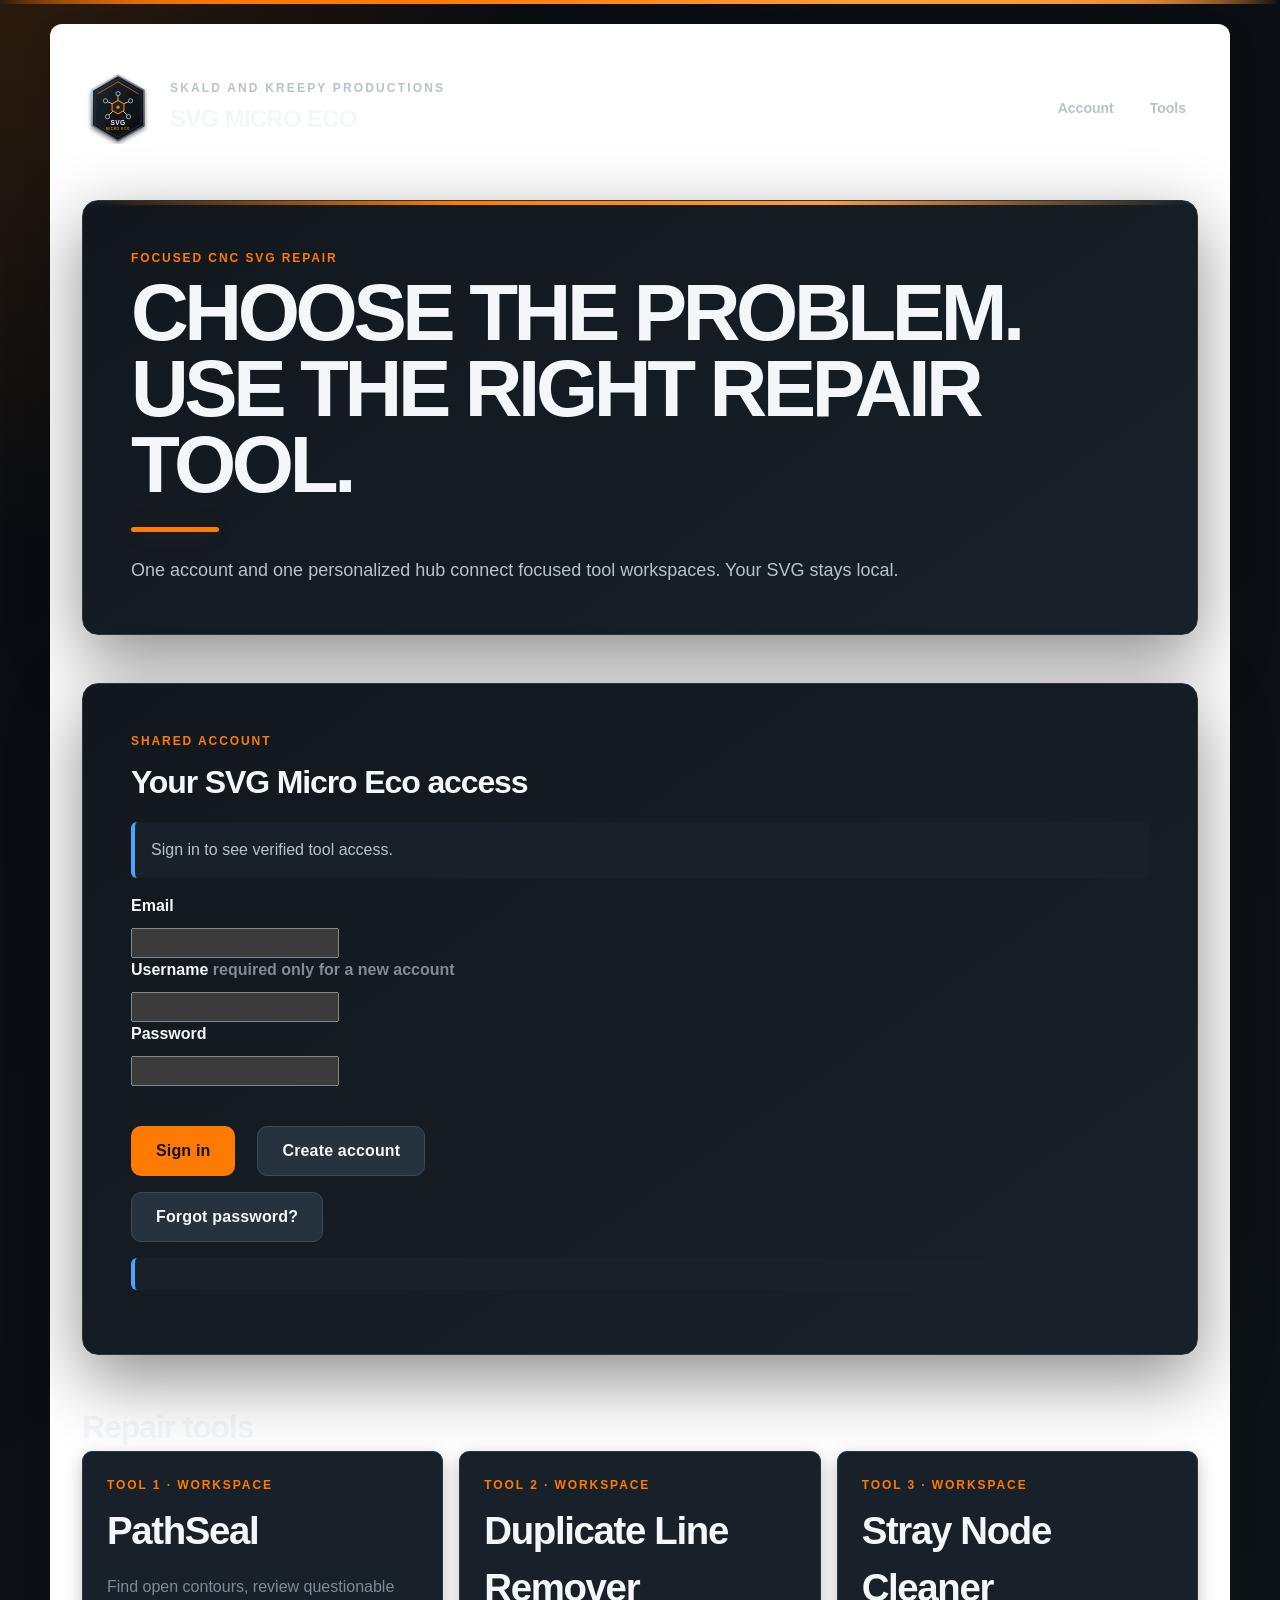
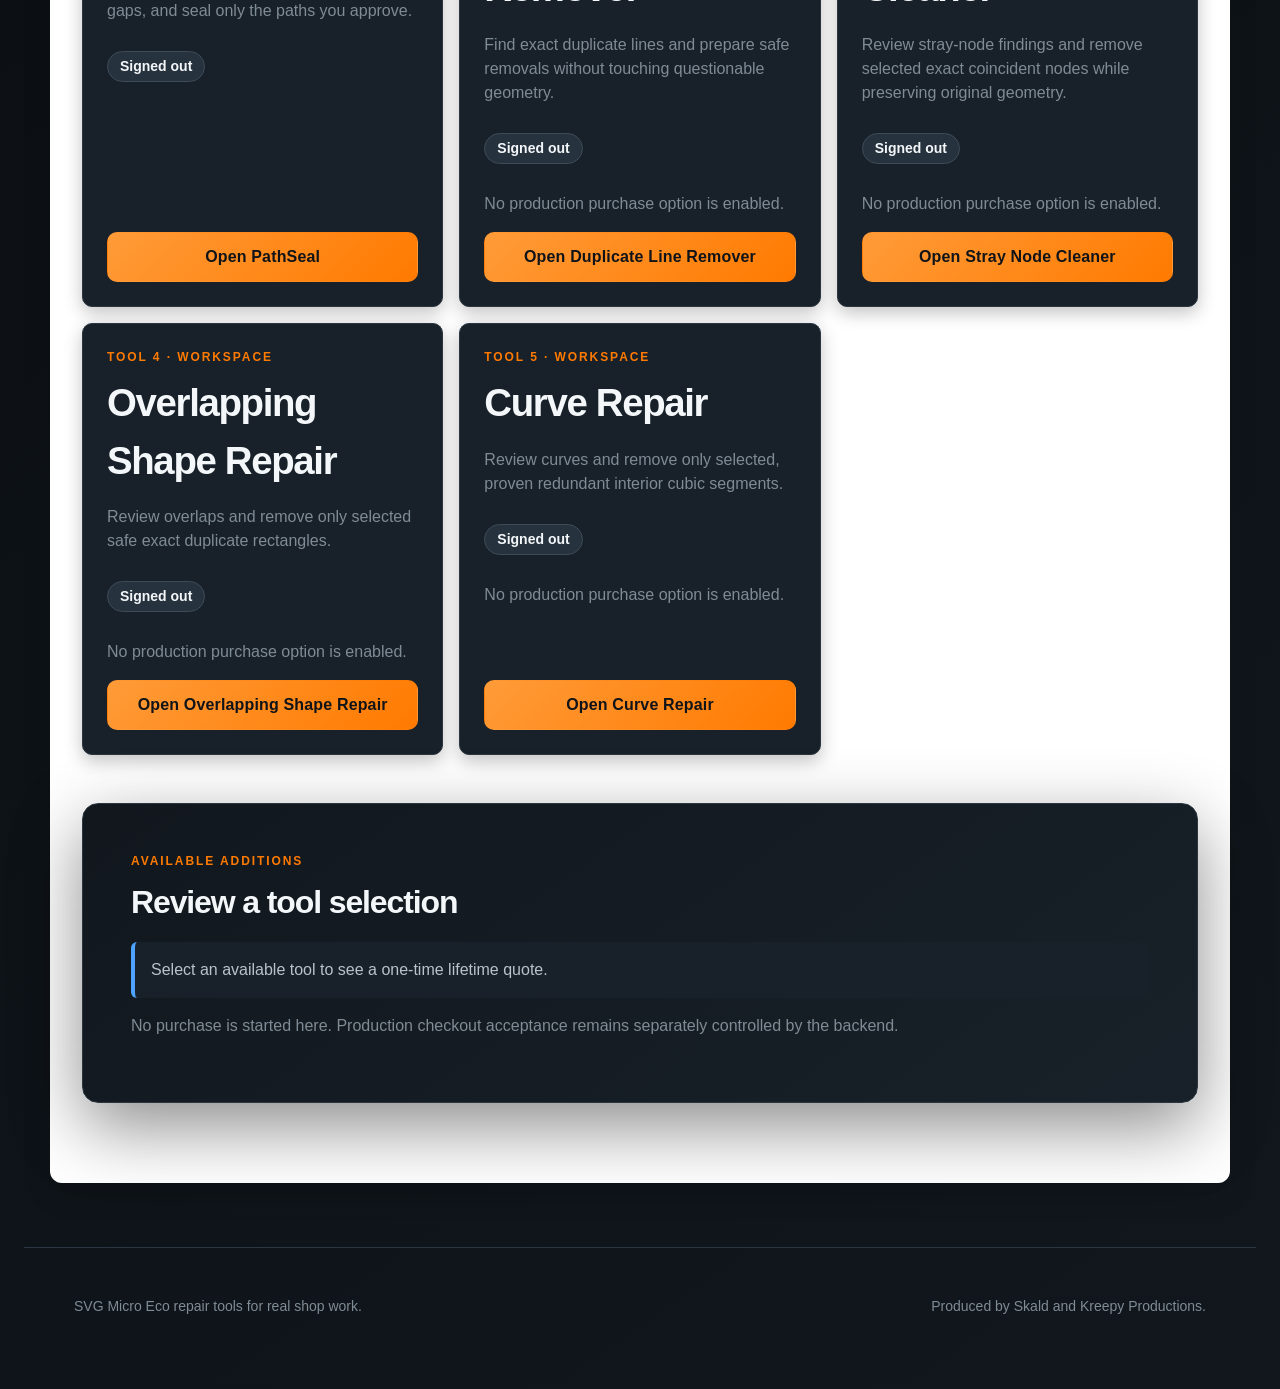
<file: index.html>
<!DOCTYPE html>
<html lang="en">
<head>
    <meta charset="UTF-8" /><meta name="viewport" content="width=device-width, initial-scale=1.0" />
    <title>SVG Micro Eco | CNC SVG Repair Tools</title>
    <link rel="icon" href="assets/svg-micro-eco-badge.svg" type="image/svg+xml" />
    <link rel="stylesheet" href="styles.css" /><link rel="stylesheet" href="design-system/pathseal.css" /><link rel="stylesheet" href="design-system/ecosystem.css" />
</head>
<body class="eco-page">
<main class="eco-shell ecosystem-shell">
    <header class="eco-header"><div class="eco-brand"><img class="eco-brand__badge" src="assets/svg-micro-eco-badge.svg" alt="SVG Micro Eco" /><div><p class="eco-brand__family">Skald and Kreepy Productions</p><p class="eco-brand__tool">SVG Micro Eco</p></div></div><nav class="eco-nav" aria-label="Hub navigation"><a href="#account">Account</a><a href="#tools">Tools</a></nav></header>
    <section class="eco-panel eco-panel--accent"><p class="eco-eyebrow">Focused CNC SVG repair</p><h1 class="eco-title">Choose the problem. Use the right repair tool.</h1><p class="eco-subtitle">One account and one personalized hub connect focused tool workspaces. Your SVG stays local.</p></section>
    <section id="account" class="eco-section eco-panel" aria-labelledby="account-heading">
        <p class="eco-eyebrow">Shared account</p><h2 id="account-heading" class="eco-heading">Your SVG Micro Eco access</h2><p id="hub-account-status" class="eco-status" aria-live="polite">Checking account status…</p>
        <div id="hub-account-fields"><label for="hub-email">Email</label><input id="hub-email" type="email" autocomplete="email" /><label for="hub-username">Username <span class="eco-muted">required only for a new account</span></label><input id="hub-username" type="text" autocomplete="username" /><label for="hub-password">Password</label><input id="hub-password" type="password" autocomplete="current-password" /><div class="eco-actions"><button id="hub-login" class="eco-button" type="button">Sign in</button><button id="hub-register" class="eco-button eco-button--secondary" type="button">Create account</button></div></div>
        <div id="hub-account-session" hidden><p>Signed in as <strong id="hub-account-name"></strong></p><div class="eco-actions"><button id="hub-logout" class="eco-button eco-button--secondary" type="button">Log out</button></div><p class="eco-muted">Subscription management is not linked until a verified destination is available.</p></div>
        <button id="hub-forgot-password" class="eco-button eco-button--secondary" type="button" aria-controls="password-reset-request" aria-expanded="false">Forgot password?</button>
        <form id="password-reset-request" class="eco-panel" hidden>
            <label for="reset-email">Account email</label>
            <input id="reset-email" type="email" autocomplete="email" required />
            <button type="submit" class="eco-button">Send reset link</button>
        </form>
        <form id="password-reset-confirm" class="eco-panel" hidden>
            <label for="reset-new-password">New password</label>
            <input id="reset-new-password" type="password" autocomplete="new-password" minlength="12" maxlength="72" required />
            <label for="reset-repeat-password">Confirm new password</label>
            <input id="reset-repeat-password" type="password" autocomplete="new-password" minlength="12" maxlength="72" required />
            <button type="submit" class="eco-button">Set new password</button>
        </form>
        <p id="password-reset-status" class="eco-status" role="status"></p>
        <div id="svg-activation-panel" class="eco-panel" hidden><h3 class="eco-heading">Activate SVG Lifetime Access</h3><p class="eco-muted">Enter the single-use SVG1 code from your purchase email.</p><label for="svg-activation-code">SVG activation code</label><input id="svg-activation-code" type="text" maxlength="37" autocomplete="off" spellcheck="false" placeholder="SVG1-…" /><div class="eco-actions"><button id="svg-activate-button" class="eco-button" type="button">Activate lifetime access</button></div><p id="svg-activation-status" class="eco-status" aria-live="polite"></p></div>
    </section>
    <section id="tools" class="eco-section"><h2 class="eco-heading">Repair tools</h2><div id="tool-cards" class="eco-grid eco-grid--three ecosystem-tool-grid"></div></section>
    <section class="eco-section eco-panel ecosystem-quote" aria-labelledby="subscription-heading"><p class="eco-eyebrow">Available additions</p><h2 id="subscription-heading" class="eco-heading">Review a tool selection</h2><p id="subscription-status" class="eco-status" aria-live="polite">Select an available tool to see a one-time lifetime quote.</p><dl id="subscription-quote" class="ecosystem-quote-grid" hidden><div><dt>Tools selected</dt><dd id="quote-tool-count">0</dd></div><div><dt>Subtotal</dt><dd id="quote-subtotal">$0.00</dd></div><div><dt>Coupon</dt><dd id="quote-discount">$0.00</dd></div><div><dt>One-time total before tax</dt><dd id="quote-total">$0.00</dd></div></dl><ul id="quote-line-items" class="ecosystem-line-items"></ul><button id="subscription-checkout" type="button" class="eco-button" hidden disabled>Continue to secure checkout</button><p class="eco-muted">No purchase is started here. Production checkout acceptance remains separately controlled by the backend.</p></section>
</main>
<footer class="eco-footer"><div class="eco-shell"><p>SVG Micro Eco repair tools for real shop work.</p><p>Produced by Skald and Kreepy Productions.</p></div></footer>
<script type="module" src="ecosystem.js?v=account-recovery-1"></script>
</body></html>
</file>
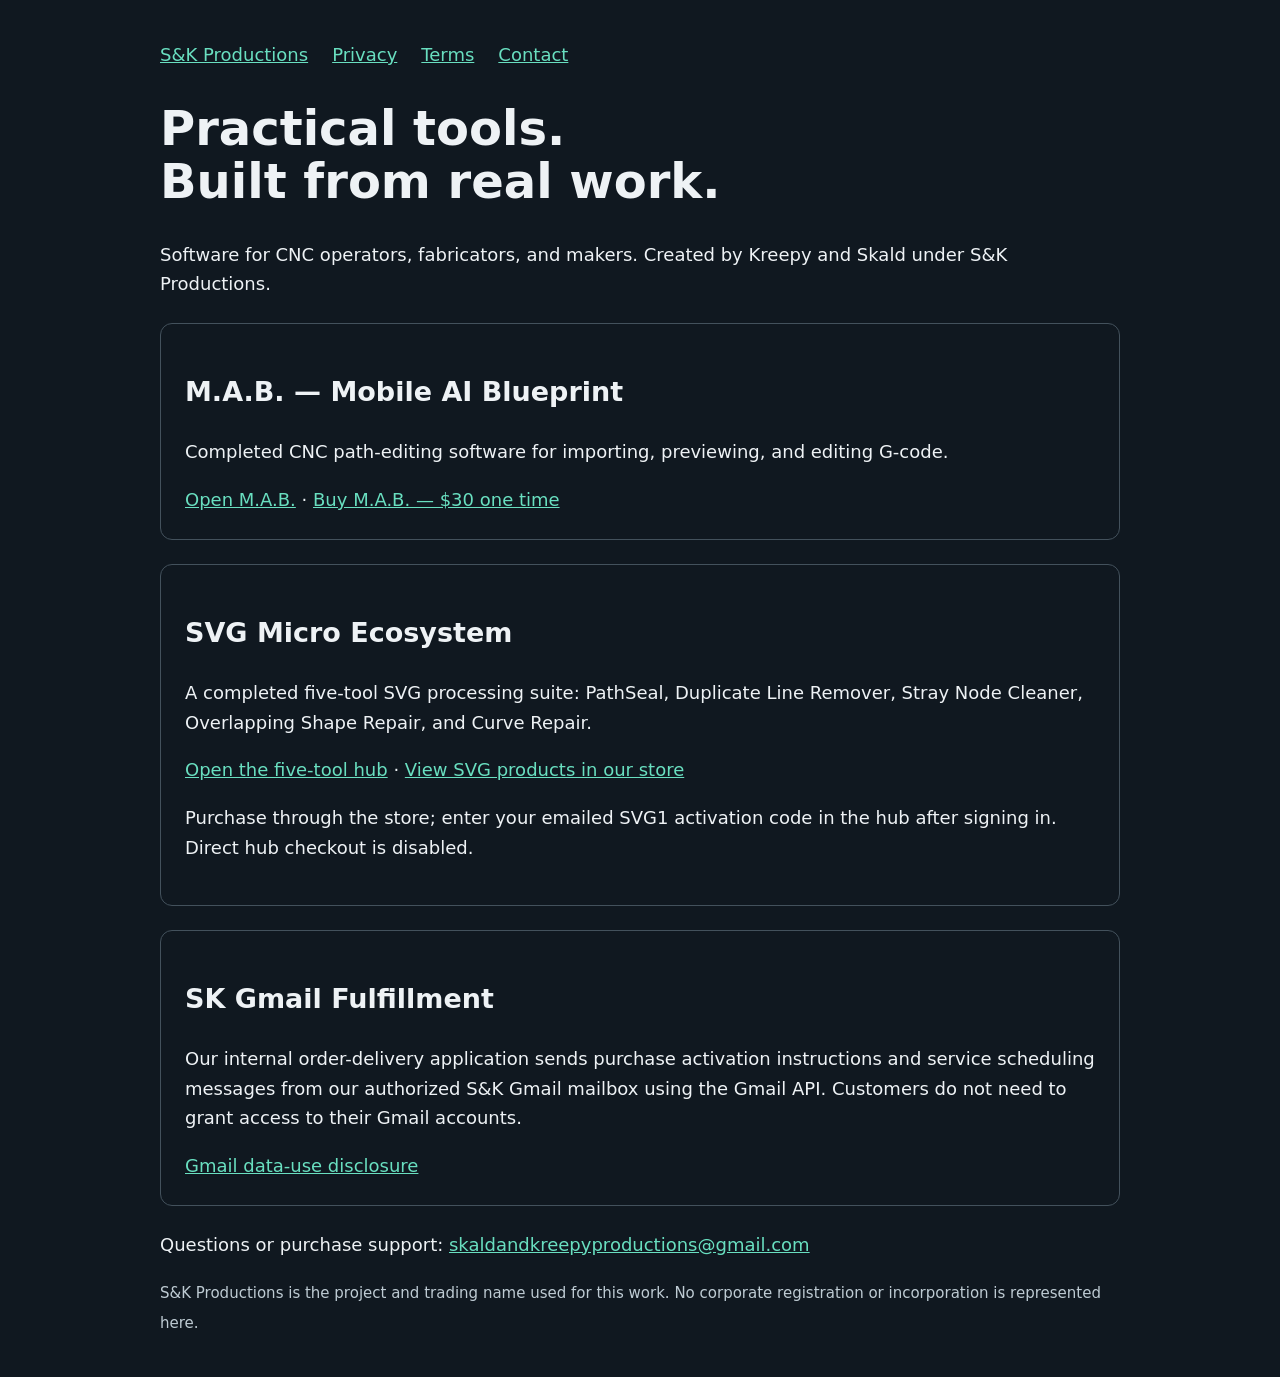
<file: sk/index.html>
<!doctype html><html lang="en"><meta charset="utf-8"><meta name="viewport" content="width=device-width"><title>S&K Productions</title><style>body{margin:0;background:#101820;color:#eef2f5;font:18px/1.65 system-ui}main{max-width:960px;margin:auto;padding:40px 24px}a{color:#69dfc0}nav{display:flex;gap:24px;flex-wrap:wrap}section{padding:24px;border:1px solid #43515c;border-radius:12px;margin:24px 0}h1{font-size:48px;line-height:1.1}small{color:#becbd3}</style><main><nav><a href="index.html">S&K Productions</a><a href="privacy.html">Privacy</a><a href="terms.html">Terms</a><a href="contact.html">Contact</a></nav><h1>Practical tools.<br>Built from real work.</h1><p>Software for CNC operators, fabricators, and makers. Created by Kreepy and Skald under S&K Productions.</p><section><h2>M.A.B. — Mobile AI Blueprint</h2><p>Completed CNC path-editing software for importing, previewing, and editing G-code.</p><a href="https://tinyurl.com/MAB-S1-Path-Editor">Open M.A.B.</a> · <a href="https://skald-kreepy-productions.myshopify.com/products/untitled-oct14_13-47-04">Buy M.A.B. — $30 one time</a></section><section><h2>SVG Micro Ecosystem</h2><p>A completed five-tool SVG processing suite: PathSeal, Duplicate Line Remover, Stray Node Cleaner, Overlapping Shape Repair, and Curve Repair.</p><a href="https://mytonite86-coder.github.io/svg-path-closer/">Open the five-tool hub</a> · <a href="https://skald-kreepy-productions.myshopify.com/collections/svg-micro-eco">View SVG products in our store</a><p>Purchase through the store; enter your emailed SVG1 activation code in the hub after signing in. Direct hub checkout is disabled.</p></section><section><h2>SK Gmail Fulfillment</h2><p>Our internal order-delivery application sends purchase activation instructions and service scheduling messages from our authorized S&K Gmail mailbox using the Gmail API. Customers do not need to grant access to their Gmail accounts.</p><a href="privacy.html">Gmail data-use disclosure</a></section><p>Questions or purchase support: <a href="mailto:skaldandkreepyproductions@gmail.com">skaldandkreepyproductions@gmail.com</a></p><small>S&K Productions is the project and trading name used for this work. No corporate registration or incorporation is represented here.</small></main></html>
</file>
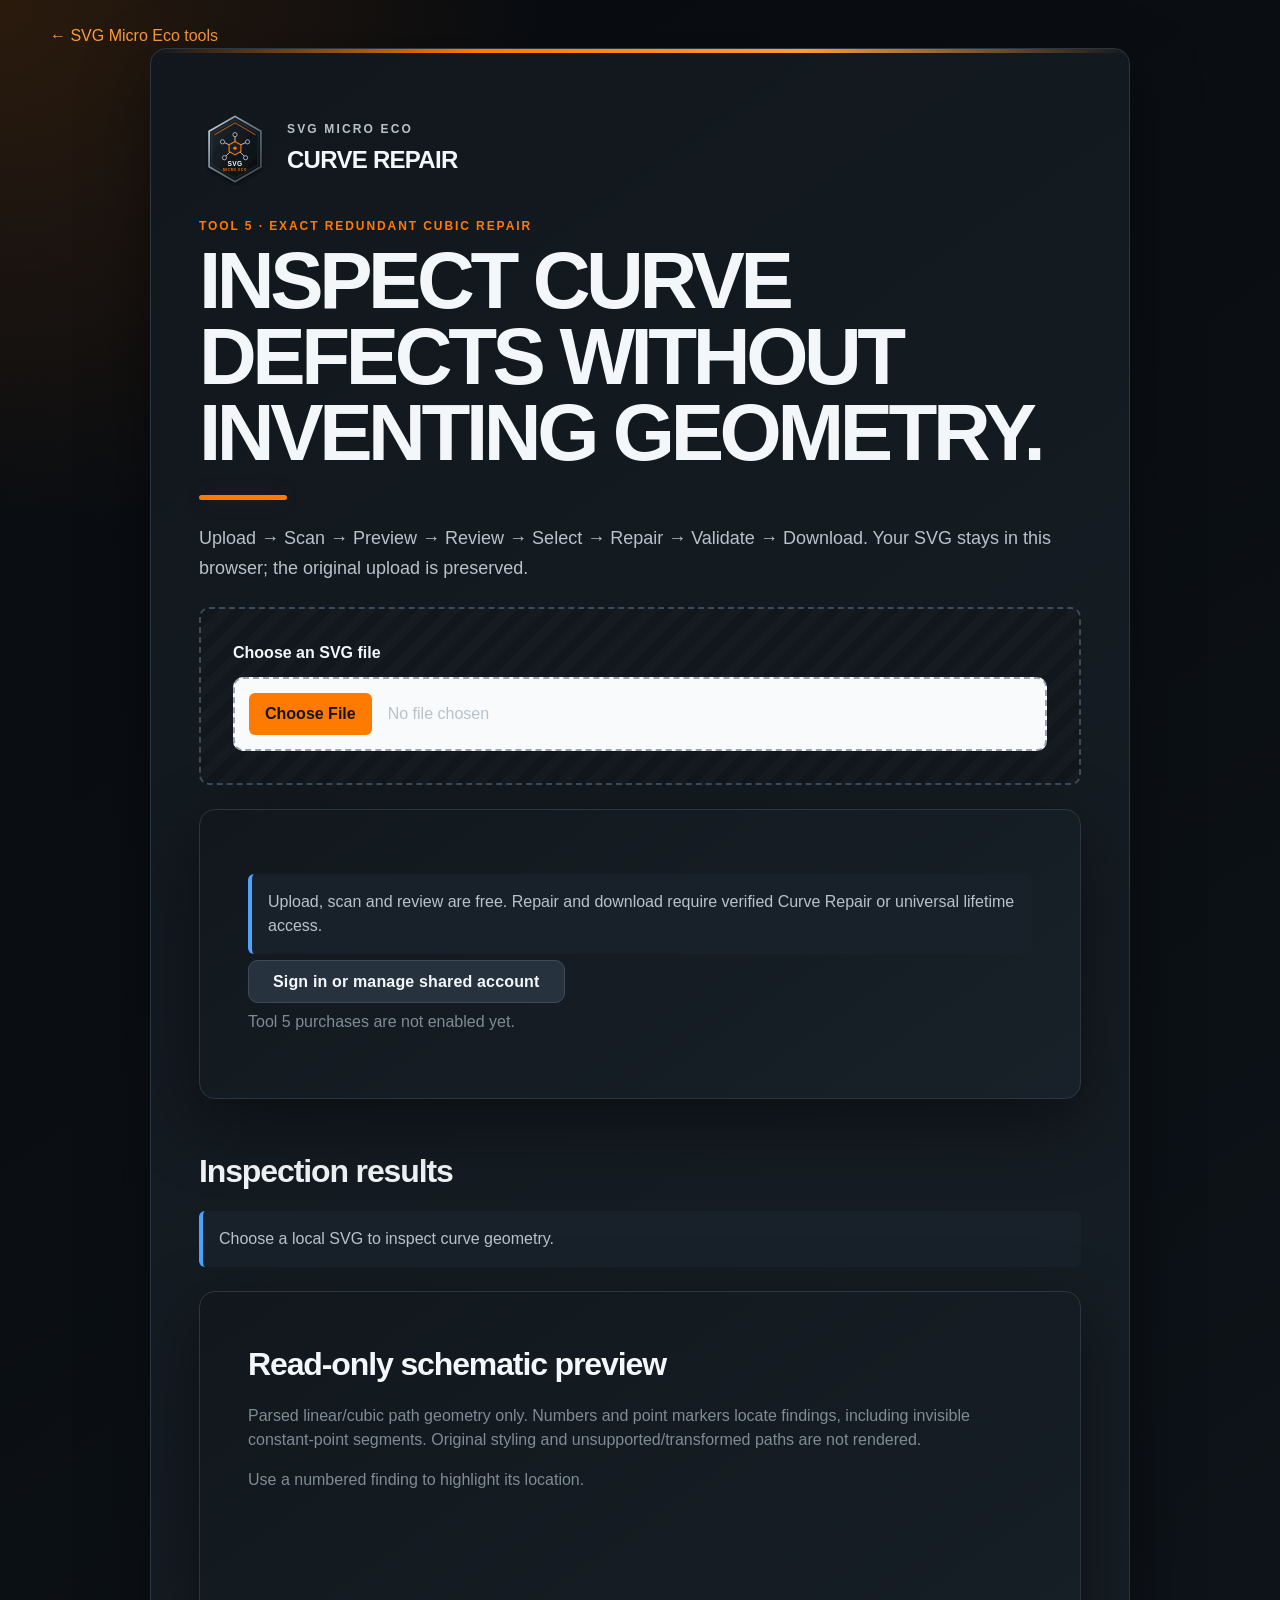
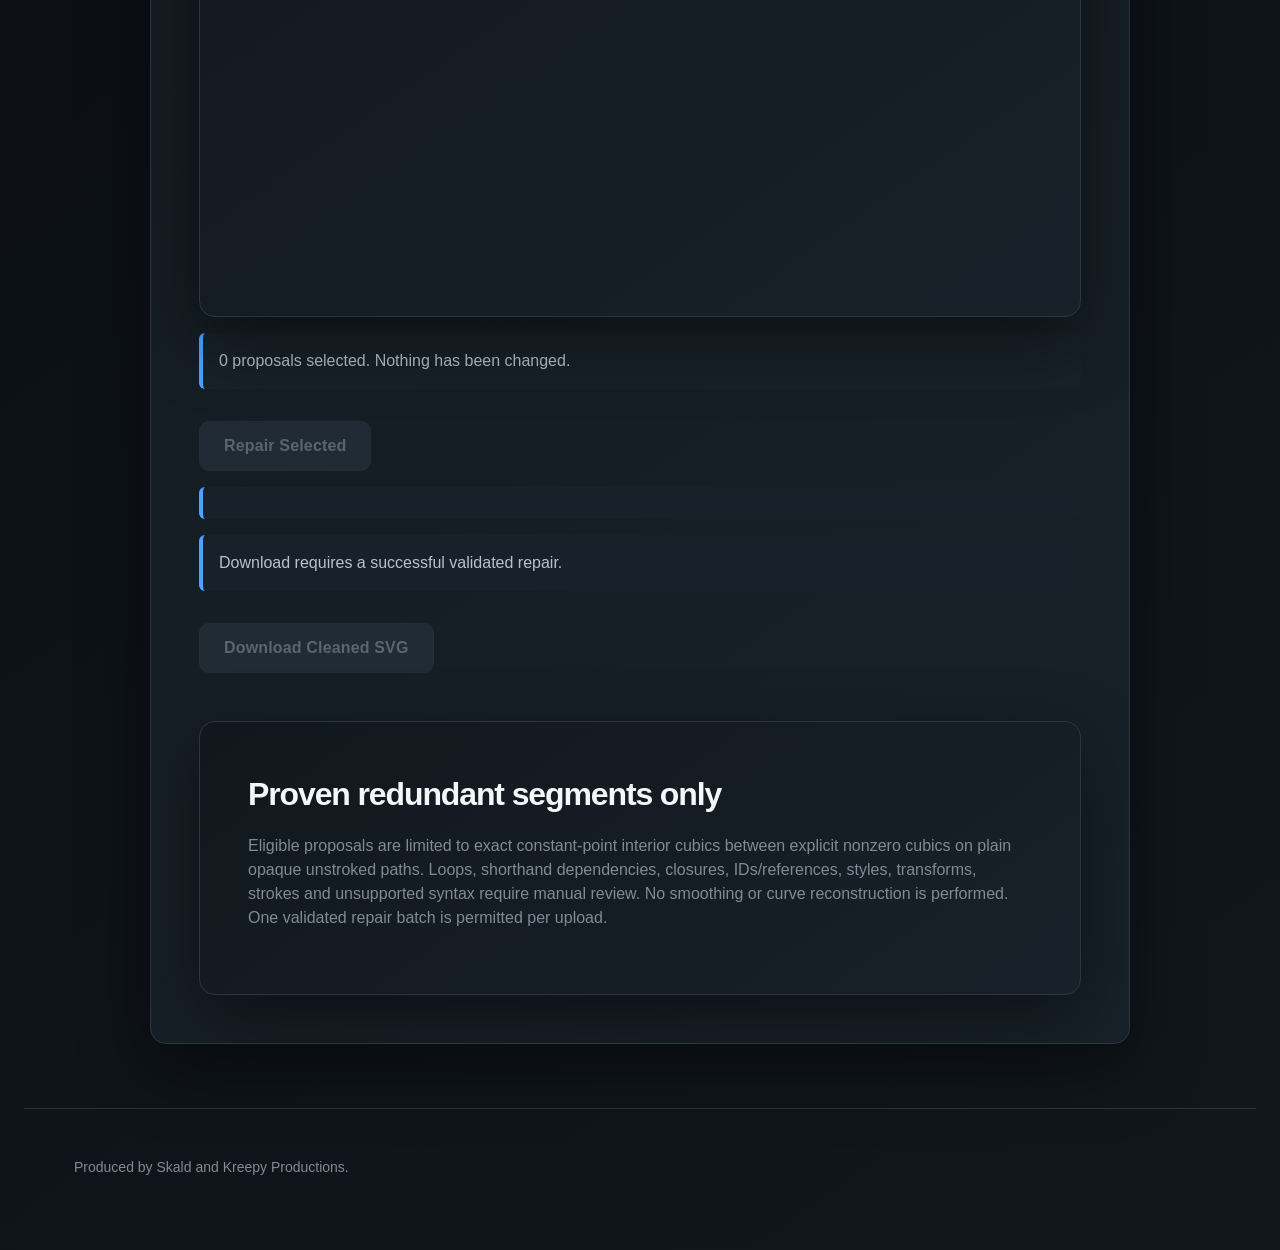
<file: curve-repair.html>
<!DOCTYPE html>
<html lang="en">
<head>
    <meta charset="UTF-8" /><meta name="viewport" content="width=device-width, initial-scale=1.0" />
    <title>Curve Repair | SVG Micro Eco</title>
    <link rel="icon" href="assets/svg-micro-eco-badge.svg" type="image/svg+xml" />
    <link rel="stylesheet" href="styles.css" /><link rel="stylesheet" href="design-system/pathseal.css" />
</head>
<body class="eco-page">
    <p class="eco-shell eco-muted"><a href="index.html">← SVG Micro Eco tools</a></p>
    <main class="eco-shell eco-tool-shell eco-panel eco-panel--accent">
        <header class="eco-header"><div class="eco-brand"><img class="eco-brand__badge" src="assets/svg-micro-eco-badge.svg" alt="SVG Micro Eco" /><div><p class="eco-brand__family">SVG Micro Eco</p><p class="eco-brand__tool">Curve Repair</p></div></div></header>
        <p class="eco-eyebrow">Tool 5 · Exact redundant cubic repair</p>
        <h1 class="eco-title">Inspect curve defects without inventing geometry.</h1>
        <p class="eco-subtitle">Upload → Scan → Preview → Review → Select → Repair → Validate → Download. Your SVG stays in this browser; the original upload is preserved.</p>
        <section class="eco-upload"><label for="curve-file">Choose an SVG file</label><input id="curve-file" type="file" accept=".svg,image/svg+xml" /></section>
        <section class="eco-panel" aria-label="Shared account access">
            <p id="curve-access" class="eco-status" role="status" aria-live="polite">Upload, scan and review are free. Repair and download require verified Curve Repair or universal lifetime access.</p>
            <a href="index.html?return_to=curve-repair.html#account" class="eco-button eco-button--secondary">Sign in or manage shared account</a>
            <p class="eco-muted">Tool 5 purchases are not enabled yet.</p>
        </section>
        <section id="curve-results" class="eco-section" data-state="empty" aria-busy="false">
            <h2 class="eco-heading">Inspection results</h2>
            <p id="curve-status" class="eco-status" role="status" aria-live="polite">Choose a local SVG to inspect curve geometry.</p>
            <p id="curve-summary" class="eco-muted"></p>
            <section class="eco-panel" aria-labelledby="curve-preview-heading">
                <h2 id="curve-preview-heading" class="eco-heading">Read-only schematic preview</h2>
                <p class="eco-muted">Parsed linear/cubic path geometry only. Numbers and point markers locate findings, including invisible constant-point segments. Original styling and unsupported/transformed paths are not rendered.</p>
                <p id="curve-preview-status" class="eco-muted" role="status" aria-live="polite">Use a numbered finding to highlight its location.</p>
                <svg id="curve-preview" width="100%" height="360" focusable="false"></svg>
            </section>
            <p id="curve-selection" class="eco-status" role="status" aria-live="polite">0 proposals selected. Nothing has been changed.</p>
            <div id="curve-findings" class="eco-review-list"></div>
            <button id="curve-repair" class="eco-button" type="button" disabled>Repair Selected</button>
            <p id="curve-execution" class="eco-status" role="status" aria-live="polite"></p>
            <p id="curve-validation" class="eco-status" role="status" aria-live="polite">Download requires a successful validated repair.</p>
            <button id="curve-download" class="eco-button" type="button" disabled>Download Cleaned SVG</button>
        </section>
        <section class="eco-section eco-panel"><h2 class="eco-heading">Proven redundant segments only</h2>
            <p class="eco-muted">Eligible proposals are limited to exact constant-point interior cubics between explicit nonzero cubics on plain opaque unstroked paths. Loops, shorthand dependencies, closures, IDs/references, styles, transforms, strokes and unsupported syntax require manual review. No smoothing or curve reconstruction is performed. One validated repair batch is permitted per upload.</p>
        </section>
    </main>
    <footer class="eco-footer"><div class="eco-shell"><p>Produced by Skald and Kreepy Productions.</p></div></footer>
    <script defer src="curve-repair.local.js?v=curve-review-2"></script>
</body>
</html>
</file>
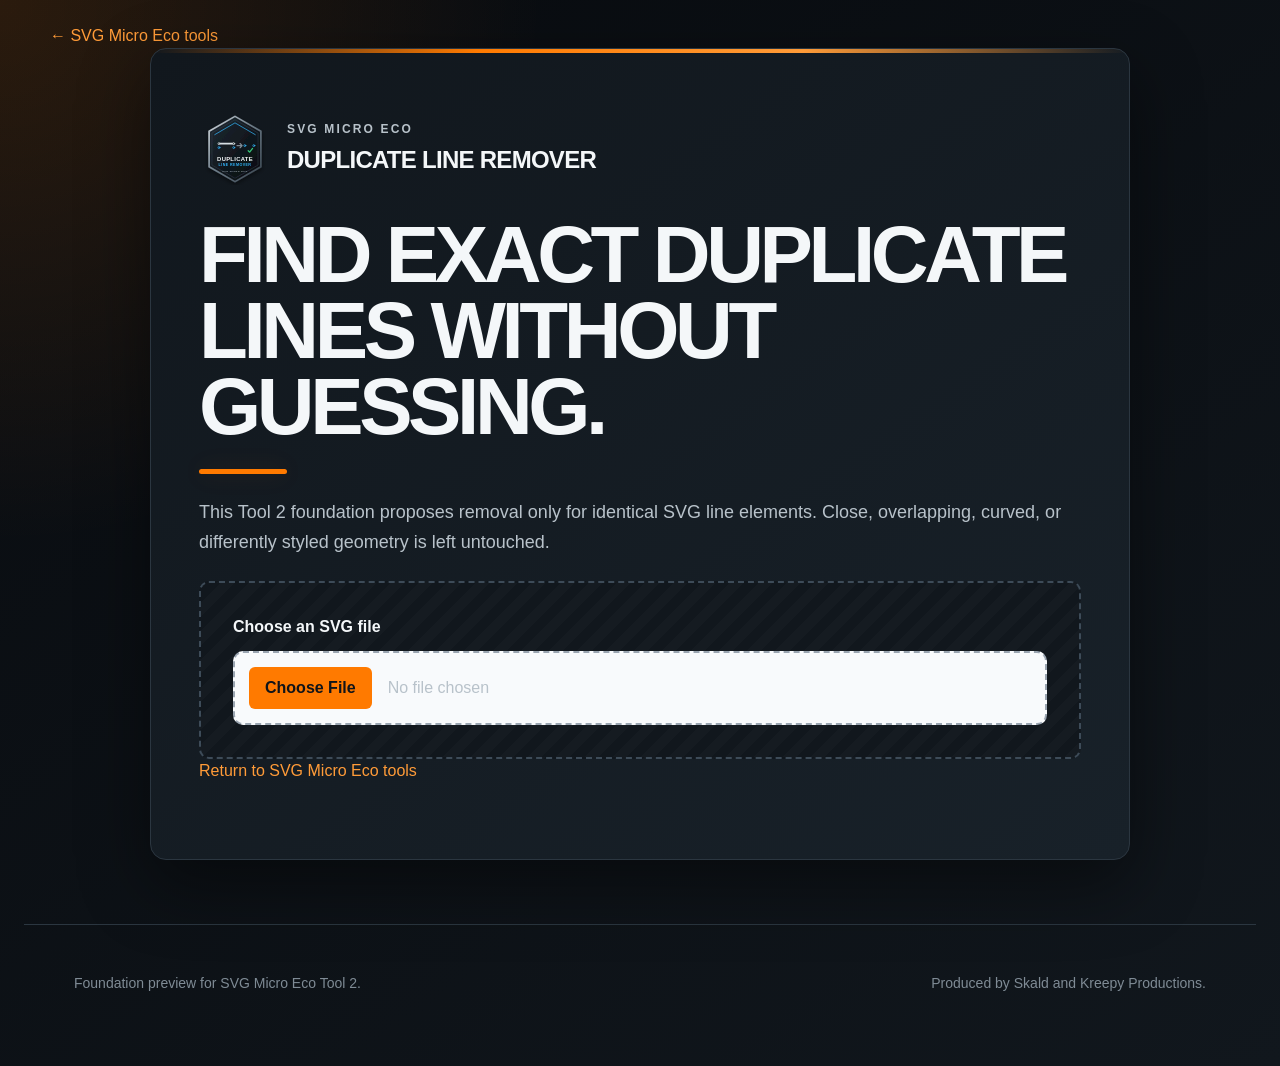
<file: duplicate-geometry.html>
<!DOCTYPE html>
<html lang="en">
<head>
    <meta charset="UTF-8" />
    <meta name="viewport" content="width=device-width, initial-scale=1.0" />
    <title>Duplicate Line Remover | SVG Micro Eco</title>
    <link rel="icon" href="assets/duplicate-line-remover-badge.svg?v=tool-2-1" type="image/svg+xml" />
    <link rel="stylesheet" href="styles.css" />
    <link rel="stylesheet" href="design-system/pathseal.css" />
</head>
<body class="eco-page">
    <p class="eco-shell eco-muted"><a href="index.html">← SVG Micro Eco tools</a></p>
    <main class="eco-shell eco-tool-shell eco-panel eco-panel--accent">
        <header class="eco-header">
            <div class="eco-brand">
                <img
                    class="eco-brand__badge"
                    src="assets/duplicate-line-remover-badge.svg?v=tool-2-1"
                    alt="Duplicate Line Remover, an SVG Micro Eco tool"
                />
                <div>
                    <p class="eco-brand__family">SVG Micro Eco</p>
                    <p class="eco-brand__tool">Duplicate Line Remover</p>
                </div>
            </div>
        </header>

        <h1 class="eco-title">Find exact duplicate lines without guessing.</h1>
        <p class="eco-subtitle">
            This Tool 2 foundation proposes removal only for identical SVG
            line elements. Close, overlapping, curved, or differently styled
            geometry is left untouched.
        </p>

        <section class="eco-upload">
            <label for="duplicate-file">Choose an SVG file</label>
            <input id="duplicate-file" type="file" accept=".svg,image/svg+xml" />
        </section>

        <section id="duplicate-results" class="eco-section" hidden>
            <h2 class="eco-heading">Duplicate scan</h2>
            <p id="duplicate-status" class="eco-status eco-status--accent"></p>
            <p id="duplicate-summary" class="eco-muted"></p>
            <p id="duplicate-review" class="eco-muted"></p>
            <div id="duplicate-list" class="eco-review-list"></div>
            <p id="duplicate-selection" class="eco-status"></p>
            <div class="eco-actions">
                <button id="duplicate-confirm" class="eco-button pathseal-repair-button" type="button" disabled>
                    Confirm Selected Removals
                </button>
                <button id="duplicate-download" class="eco-button eco-button--success" type="button" disabled>
                    Download Reviewed SVG
                </button>
            </div>
        </section>

        <p class="eco-muted"><a href="index.html">Return to SVG Micro Eco tools</a></p>
    </main>
    <footer class="eco-footer">
        <div class="eco-shell">
            <p>Foundation preview for SVG Micro Eco Tool 2.</p>
            <p>Produced by Skald and Kreepy Productions.</p>
        </div>
    </footer>
    <script type="module" src="duplicate-geometry.js?v=path-segments-1"></script>
</body>
</html>
</file>
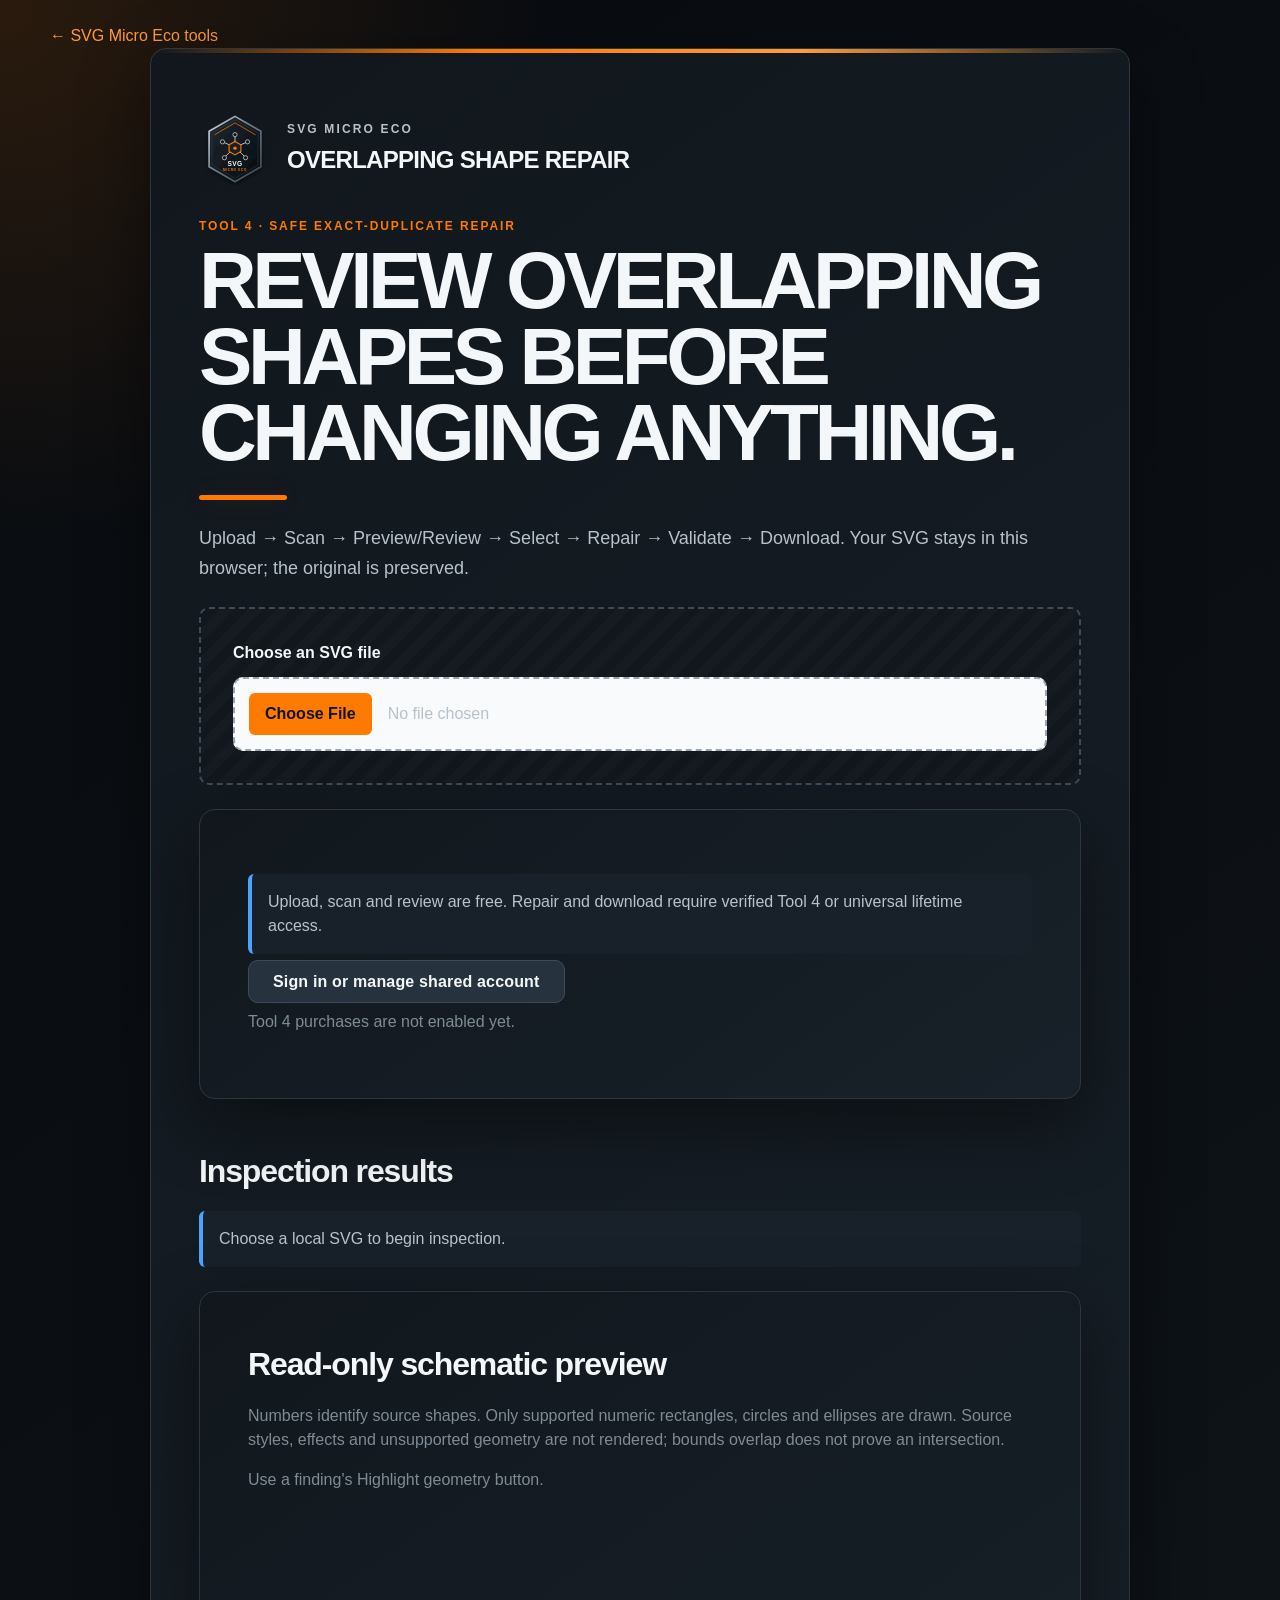
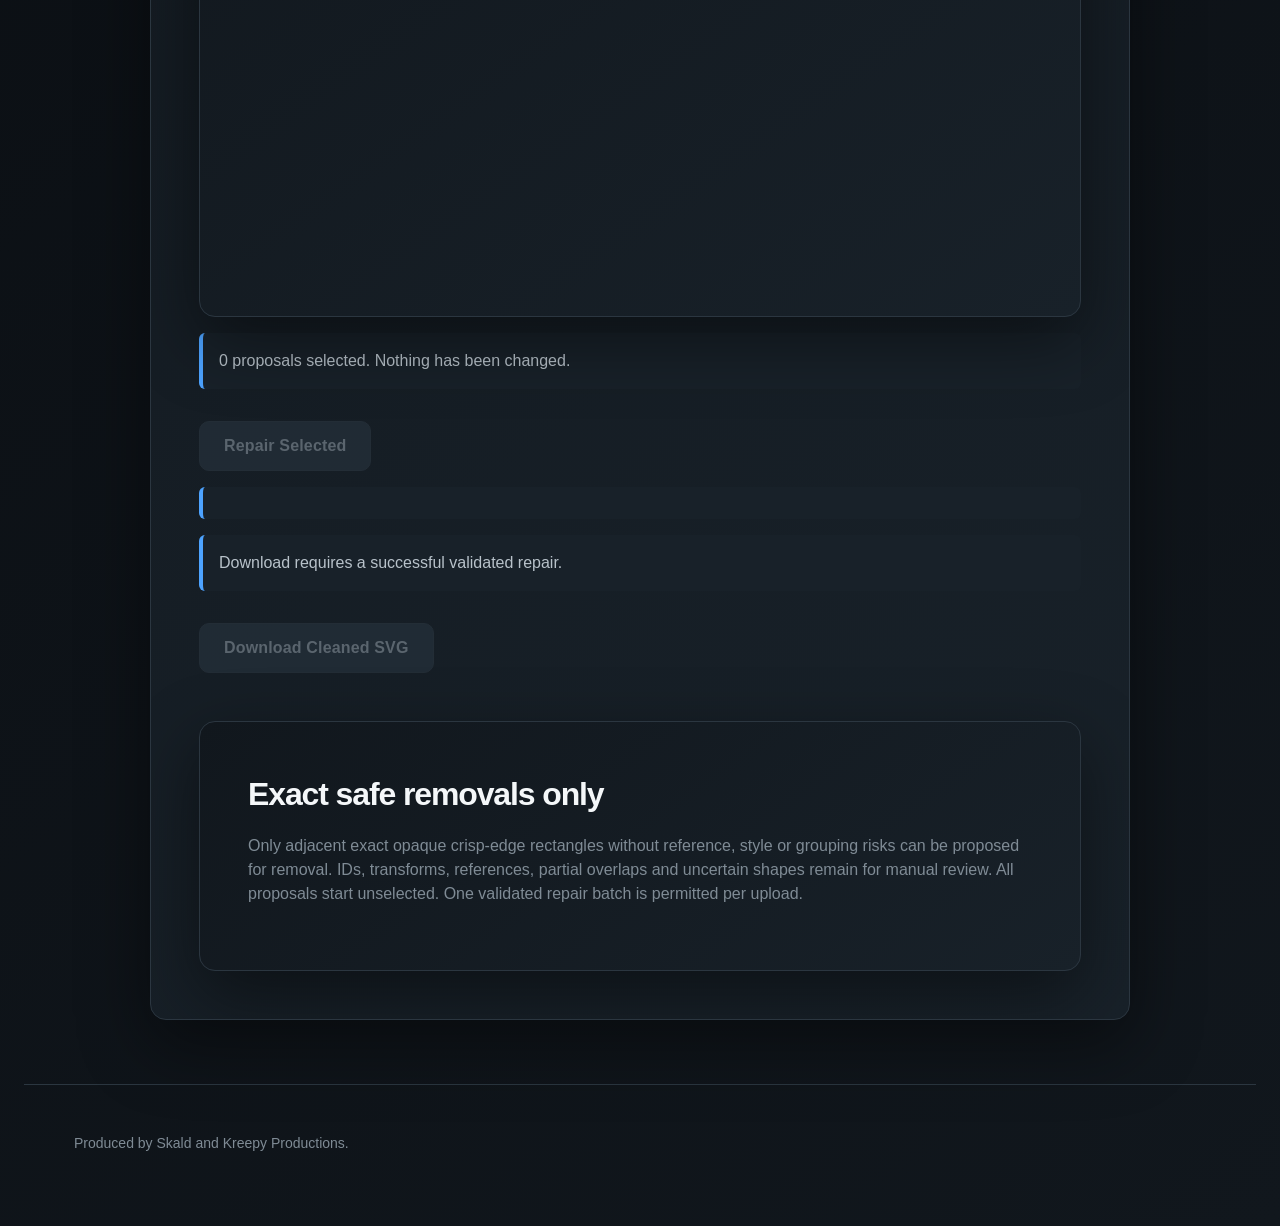
<file: overlapping-shape-repair.html>
<!DOCTYPE html>
<html lang="en">
<head>
    <meta charset="UTF-8" />
    <meta name="viewport" content="width=device-width, initial-scale=1.0" />
    <title>Overlapping Shape Repair | SVG Micro Eco</title>
    <link rel="icon" href="assets/svg-micro-eco-badge.svg" type="image/svg+xml" />
    <link rel="stylesheet" href="styles.css" />
    <link rel="stylesheet" href="design-system/pathseal.css" />
</head>
<body class="eco-page">
    <p class="eco-shell eco-muted"><a href="index.html">← SVG Micro Eco tools</a></p>
    <main class="eco-shell eco-tool-shell eco-panel eco-panel--accent">
        <header class="eco-header"><div class="eco-brand">
            <img class="eco-brand__badge" src="assets/svg-micro-eco-badge.svg" alt="SVG Micro Eco" />
            <div><p class="eco-brand__family">SVG Micro Eco</p><p class="eco-brand__tool">Overlapping Shape Repair</p></div>
        </div></header>
        <p class="eco-eyebrow">Tool 4 · Safe exact-duplicate repair</p>
        <h1 class="eco-title">Review overlapping shapes before changing anything.</h1>
        <p class="eco-subtitle">Upload → Scan → Preview/Review → Select → Repair → Validate → Download. Your SVG stays in this browser; the original is preserved.</p>
        <section class="eco-upload"><label for="overlap-file">Choose an SVG file</label><input id="overlap-file" type="file" accept=".svg,image/svg+xml" /></section>
        <section class="eco-panel" aria-label="Shared account access">
            <p id="overlap-access" class="eco-status" role="status" aria-live="polite">Upload, scan and review are free. Repair and download require verified Tool 4 or universal lifetime access.</p>
            <a href="index.html?return_to=overlapping-shape-repair.html#account" class="eco-button eco-button--secondary">Sign in or manage shared account</a>
            <p class="eco-muted">Tool 4 purchases are not enabled yet.</p>
        </section>
        <section id="overlap-results" class="eco-section" data-state="empty" aria-busy="false">
            <h2 class="eco-heading">Inspection results</h2>
            <p id="overlap-status" class="eco-status" role="status" aria-live="polite">Choose a local SVG to begin inspection.</p>
            <p id="overlap-summary" class="eco-muted"></p>
            <section class="eco-panel" aria-labelledby="overlap-preview-heading">
                <h2 id="overlap-preview-heading" class="eco-heading">Read-only schematic preview</h2>
                <p class="eco-muted">Numbers identify source shapes. Only supported numeric rectangles, circles and ellipses are drawn. Source styles, effects and unsupported geometry are not rendered; bounds overlap does not prove an intersection.</p>
                <p id="overlap-preview-status" class="eco-muted" role="status" aria-live="polite">Use a finding's Highlight geometry button.</p>
                <svg id="overlap-preview" width="100%" height="360" focusable="false"></svg>
            </section>
            <p id="overlap-selection" class="eco-status" role="status" aria-live="polite">0 proposals selected. Nothing has been changed.</p>
            <div id="overlap-findings" class="eco-review-list"></div>
            <button id="overlap-repair" class="eco-button" type="button" disabled>Repair Selected</button>
            <p id="overlap-execution" class="eco-status" role="status" aria-live="polite"></p>
            <p id="overlap-validation" class="eco-status" role="status" aria-live="polite">Download requires a successful validated repair.</p>
            <button id="overlap-download" class="eco-button" type="button" disabled>Download Cleaned SVG</button>
        </section>
        <section class="eco-section eco-panel"><h2 class="eco-heading">Exact safe removals only</h2>
            <p class="eco-muted">Only adjacent exact opaque crisp-edge rectangles without reference, style or grouping risks can be proposed for removal. IDs, transforms, references, partial overlaps and uncertain shapes remain for manual review. All proposals start unselected. One validated repair batch is permitted per upload.</p>
        </section>
    </main>
    <footer class="eco-footer"><div class="eco-shell"><p>Produced by Skald and Kreepy Productions.</p></div></footer>
    <script defer src="overlapping-shape-repair.local.js?v=outline-joins-1"></script>
</body>
</html>
</file>
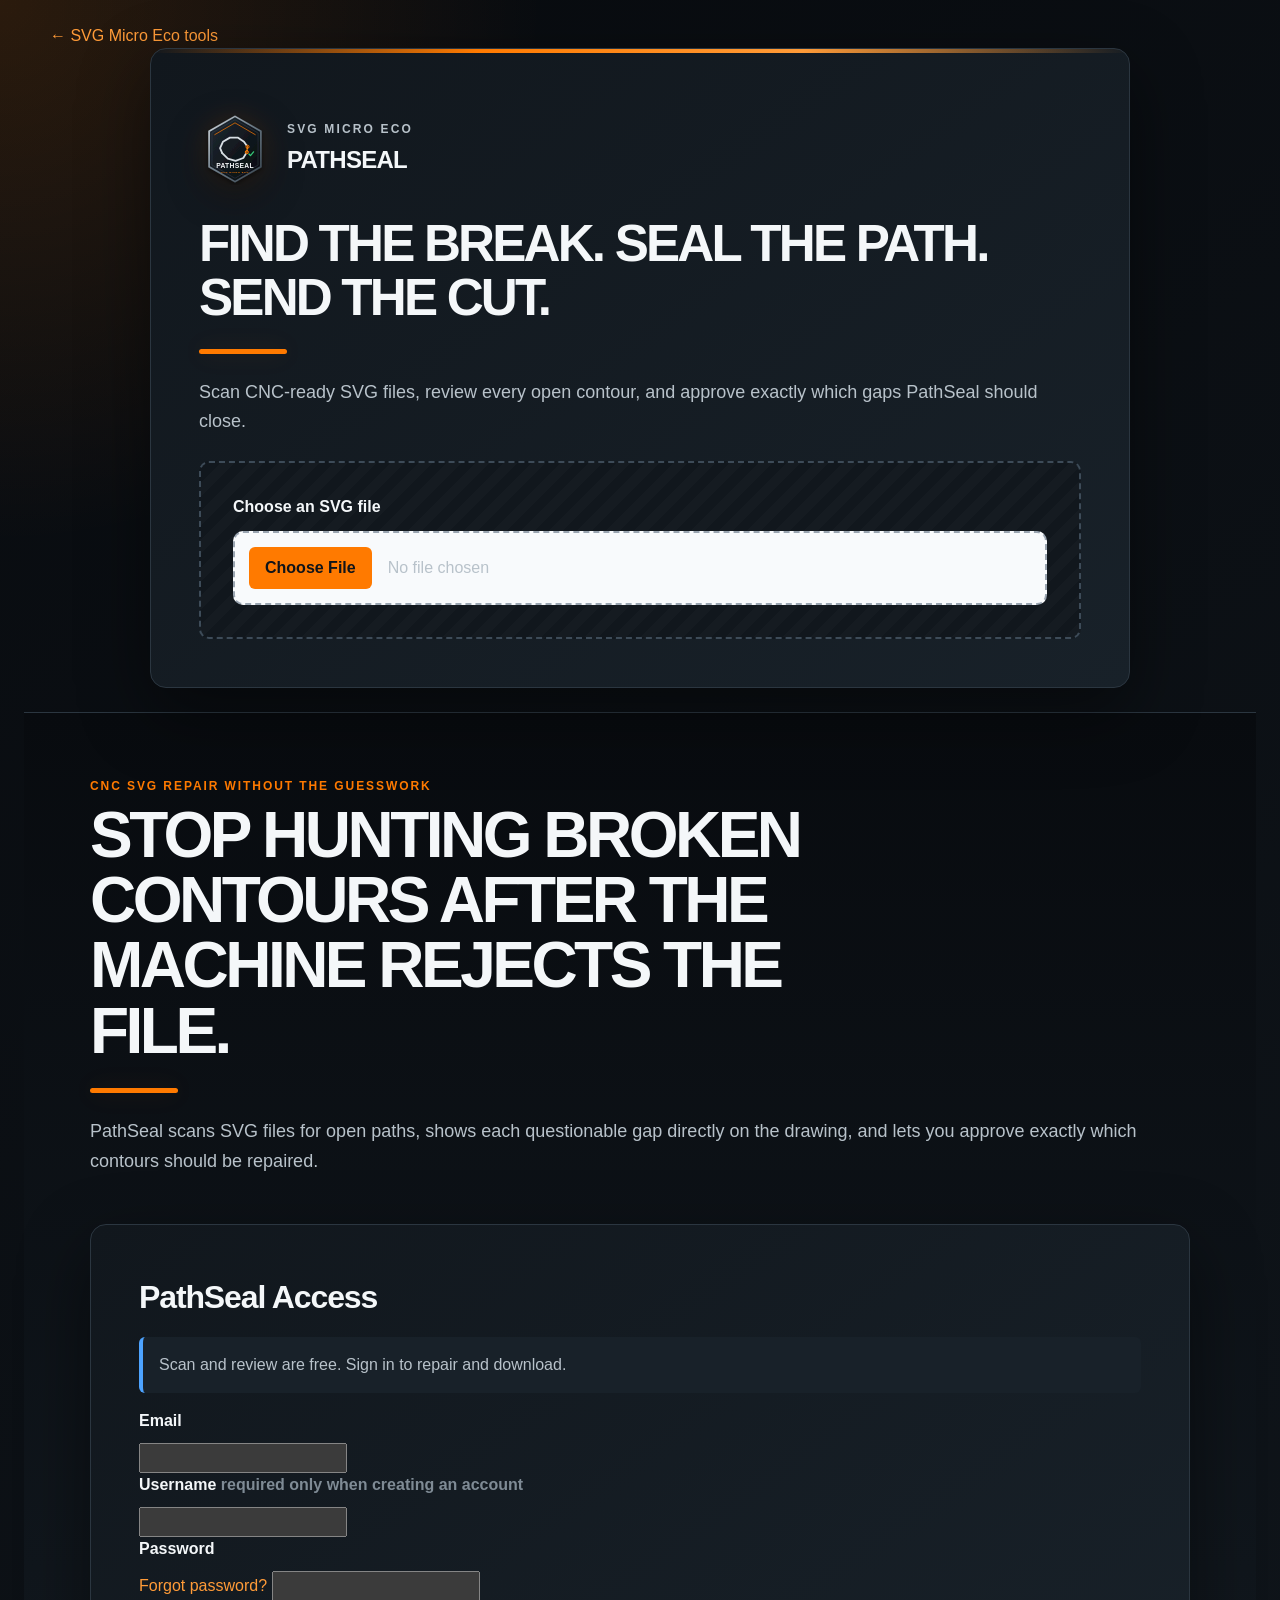
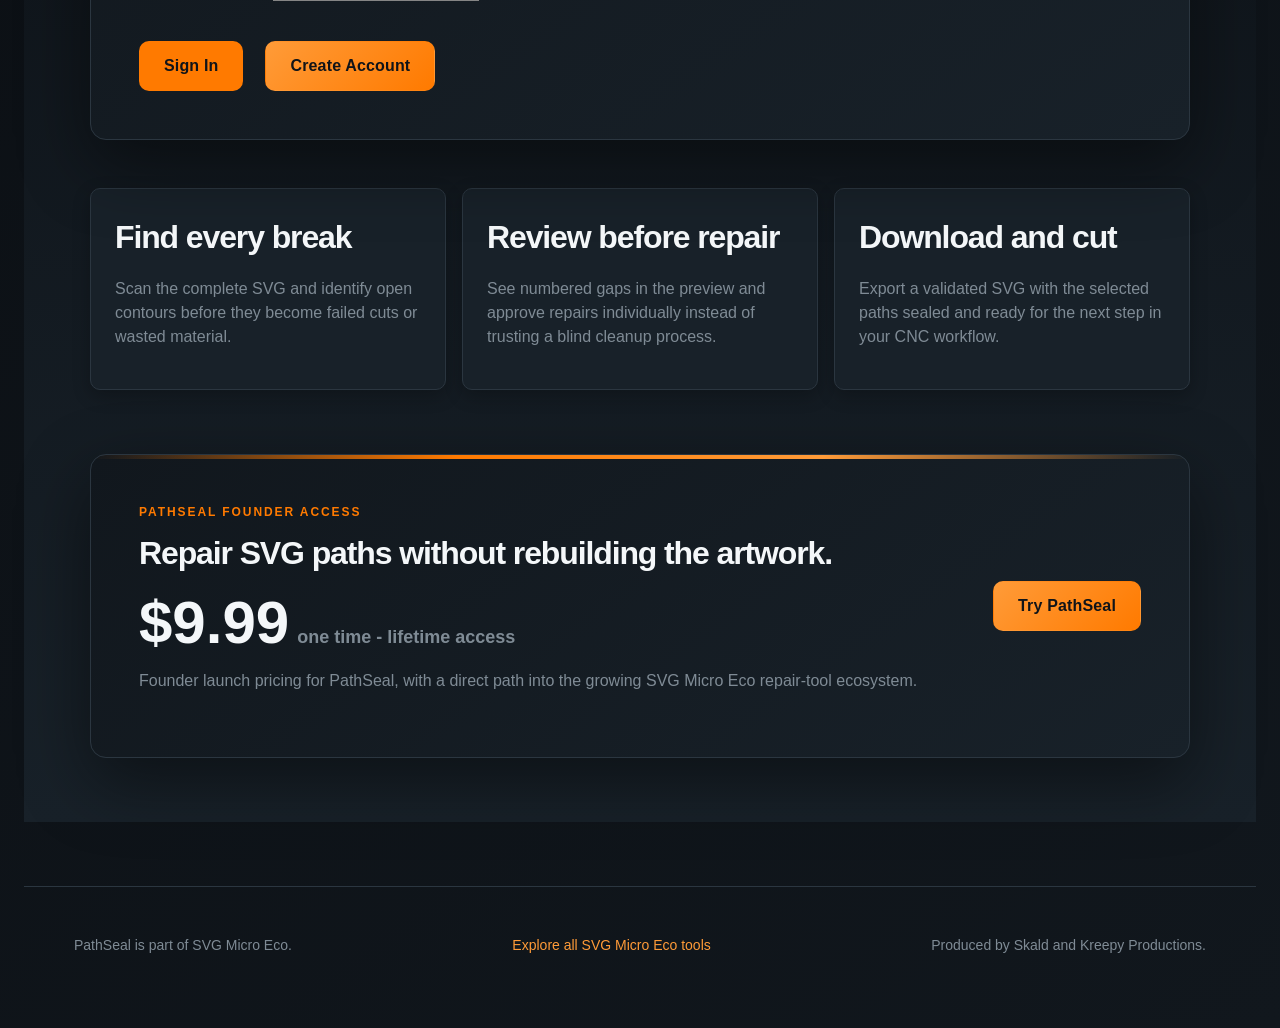
<file: pathseal.html>
<!DOCTYPE html>
<html lang="en">

<head>
    <meta charset="UTF-8" />
    <meta name="viewport" content="width=device-width, initial-scale=1.0" />

    <title>PathSeal | SVG Micro Eco</title>
    <link
    rel="icon"
    href="assets/pathseal-badge.svg"
    type="image/svg+xml"
/>

    <link rel="stylesheet" href="styles.css" />
<link rel="stylesheet" href="design-system/pathseal.css" />
</head>

<body class="eco-page">
   <p class="eco-shell eco-muted"><a href="index.html">← SVG Micro Eco tools</a></p>
   <main class="eco-shell eco-tool-shell eco-panel eco-panel--accent">
        <header class="eco-header">
    <div class="eco-brand">
        <img
            class="eco-brand__badge pathseal-badge"
            src="assets/pathseal-badge.svg"
            alt="PathSeal, an SVG Micro Eco tool"
        />

        <div>
            <p class="eco-brand__family">SVG Micro Eco</p>
            <p class="eco-brand__tool">PathSeal</p>
        </div>
    </div>
</header>

<h1 class="eco-title pathseal-hero-title">
    Find the break. Seal the path. Send the cut.
</h1>

        <p class="eco-subtitle">
    Scan CNC-ready SVG files, review every open contour, and approve
    exactly which gaps PathSeal should close.
</p>
        <section class="eco-upload">
            <label for="svg-file">Choose an SVG file</label>

            <input type="file" id="svg-file" accept=".svg,image/svg+xml" />
        </section>
        <section id="results" class="eco-section" hidden>
    <h2 class="eco-heading">Scan Results</h2>

    <p id="status-message" class="eco-status eco-status--accent">
        No SVG has been scanned yet.
    </p>

    <dl id="repair-summary" class="eco-dashboard pathseal-dashboard" hidden>
        <div class="eco-stat">
            <dt class="eco-stat__label">Paths scanned</dt>
            <dd id="paths-scanned" class="eco-stat__value">0</dd>
        </div>

        <div
            id="open-paths-card"
            class="eco-stat eco-stat--accent eco-card--interactive"
            role="button"
            tabindex="0"
        >
            <dt class="eco-stat__label">Open paths found</dt>
            <dd id="open-paths-found" class="eco-stat__value">0</dd>
        </div>

        <div class="eco-stat">
            <dt class="eco-stat__label">Paths repaired</dt>
            <dd id="paths-repaired" class="eco-stat__value">0</dd>
        </div>

        <div class="eco-stat">
            <dt class="eco-stat__label">Paths skipped</dt>
            <dd id="paths-skipped" class="eco-stat__value">0</dd>
        </div>

        <div class="eco-stat">
            <dt class="eco-stat__label">Validation</dt>
            <dd id="validation-status" class="eco-stat__value">
                Not run
            </dd>
        </div>
    </dl>

    <section id="open-path-review" class="eco-workspace" hidden>
        <h2 class="eco-heading">Select Open Paths</h2>

        <p class="eco-muted">
            Review the numbered gaps and choose exactly which paths
            PathSeal should close.
        </p>

        <div
            id="svg-preview"
            class="eco-preview"
            aria-label="Scanned SVG preview"
        ></div>

        <div
            class="preview-controls"
            aria-label="Preview zoom controls"
        >
            <button
                id="preview-zoom-out"
                class="preview-control-button"
                type="button"
                aria-label="Zoom out"
            >−</button>
            <button
                id="preview-fit"
                class="preview-fit-button"
                type="button"
            >Fit Drawing</button>
            <button
                id="preview-zoom-in"
                class="preview-control-button"
                type="button"
                aria-label="Zoom in"
            >+</button>
        </div>

        <div
            id="open-path-list"
            class="eco-review-list"
        ></div>
    </section>

    <div class="eco-actions">
        <button
            id="fix-button"
            class="eco-button pathseal-repair-button"
            type="button"
            disabled
        >
            Repair Selected Paths
        </button>

        <button
            id="download-button"
            class="eco-button eco-button--success"
            type="button"
            disabled
        >
            Download Clean SVG
        </button>
    </div>
</section>
    </main>
<section class="pathseal-sales">
    <div class="eco-shell eco-reading-width">
        <p class="eco-eyebrow">CNC SVG repair without the guesswork</p>

        <h2 class="eco-title">
            Stop hunting broken contours after the machine rejects the file.
        </h2>

        <p class="eco-subtitle">
            PathSeal scans SVG files for open paths, shows each questionable
            gap directly on the drawing, and lets you approve exactly which
            contours should be repaired.
        </p>
        <section id="account-panel" class="eco-section eco-panel">
    <h2 class="eco-heading">PathSeal Access</h2>

    <p id="account-status" class="eco-status">
        Scan and review are free. Sign in to repair and download.
    </p>

    <div id="account-fields">
        <label for="account-email">Email</label>
        <input
            id="account-email"
            type="email"
            autocomplete="email"
        />

        <label for="account-username">
            Username
            <span class="eco-muted">
                required only when creating an account
            </span>
        </label>
        <input
            id="account-username"
            type="text"
            autocomplete="username"
        />

        <label for="account-password">Password</label>
        <a href="index.html?recover=1#account">Forgot password?</a>
        <input
            id="account-password"
            type="password"
            autocomplete="current-password"
        />

        <div class="eco-actions">
            <button
                id="login-button"
                class="eco-button"
                type="button"
            >
                Sign In
            </button>

            <button
                id="register-button"
                class="eco-button pathseal-repair-button"
                type="button"
            >
                Create Account
            </button>
        </div>
    </div>

    <div id="account-session" hidden>
        <p>
            Signed in as
            <strong id="account-name"></strong>
        </p>

        <div class="eco-actions">
            <button
                id="subscribe-button"
                disabled
                class="eco-button pathseal-repair-button"
                type="button"
            >
                Unlock Repair &amp; Download
            </button>

            <button
                id="logout-button"
                class="eco-button"
                type="button"
            >
                Sign Out
            </button>
        </div>
    </div>
</section>

        <div class="eco-grid eco-grid--3 pathseal-benefits">
            <article class="eco-card">
                <h3 class="eco-heading">Find every break</h3>
                <p class="eco-muted">
                    Scan the complete SVG and identify open contours before
                    they become failed cuts or wasted material.
                </p>
            </article>

            <article class="eco-card">
                <h3 class="eco-heading">Review before repair</h3>
                <p class="eco-muted">
                    See numbered gaps in the preview and approve repairs
                    individually instead of trusting a blind cleanup process.
                </p>
            </article>

            <article class="eco-card">
                <h3 class="eco-heading">Download and cut</h3>
                <p class="eco-muted">
                    Export a validated SVG with the selected paths sealed and
                    ready for the next step in your CNC workflow.
                </p>
            </article>
        </div>

        <section class="eco-panel eco-panel--accent pathseal-offer">
    <div>
        <p class="eco-eyebrow">PathSeal founder access</p>

        <h2 class="eco-heading">
            Repair SVG paths without rebuilding the artwork.
        </h2>

        <div class="pathseal-price">
            <span class="pathseal-price__amount">$9.99</span>
            <span class="pathseal-price__period">one time - lifetime access</span>
        </div>

        <p class="eco-muted">
            Founder launch pricing for PathSeal, with a direct path into
            the growing SVG Micro Eco repair-tool ecosystem.
        </p>
    </div>

    <a class="eco-button pathseal-repair-button" href="#file-input">
        Try PathSeal
    </a>
</section>
    </div>
</section>

<footer class="eco-footer">
    <div class="eco-shell">
        <p>PathSeal is part of SVG Micro Eco.</p>
        <p><a href="index.html">Explore all SVG Micro Eco tools</a></p>
        <p>Produced by Skald and Kreepy Productions.</p>
    </div>
</footer>

    <script type="module" src="app.js?v=gap-review-2"></script>
</body>

</html>
</file>
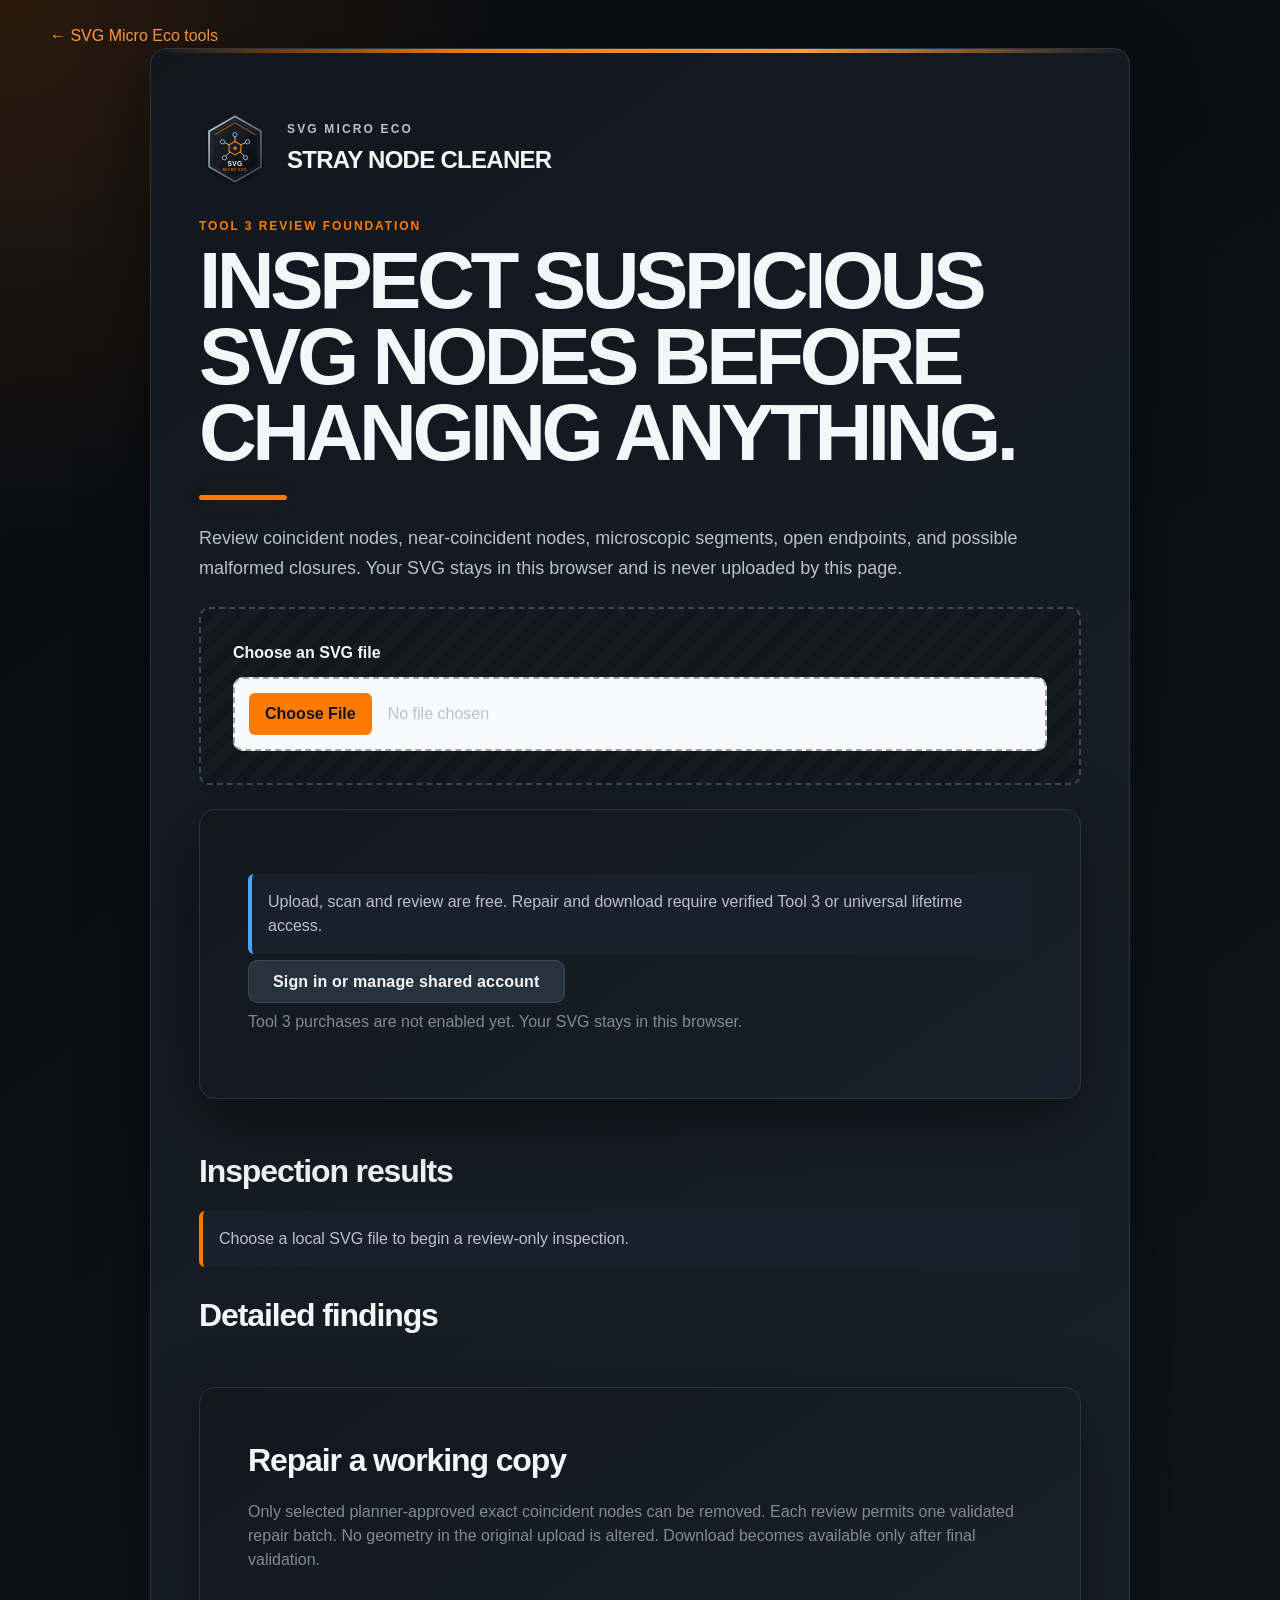
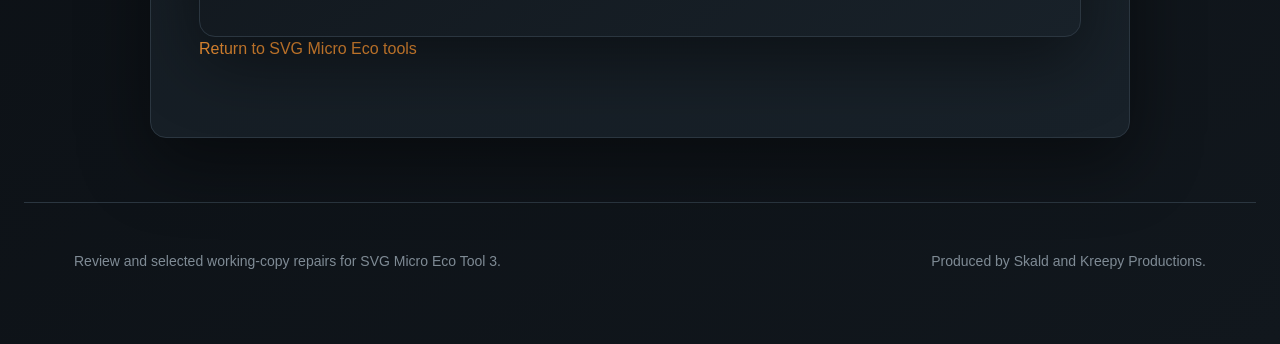
<file: stray-node-cleaner.html>
<!DOCTYPE html>
<html lang="en">
<head>
    <meta charset="UTF-8" />
    <meta name="viewport" content="width=device-width, initial-scale=1.0" />
    <title>Stray Node Cleaner | SVG Micro Eco</title>
    <link rel="icon" href="assets/svg-micro-eco-badge.svg" type="image/svg+xml" />
    <link rel="stylesheet" href="styles.css" />
    <link rel="stylesheet" href="design-system/pathseal.css" />
</head>
<body class="eco-page">
    <p class="eco-shell eco-muted"><a href="index.html">← SVG Micro Eco tools</a></p>
    <main class="eco-shell eco-tool-shell eco-panel eco-panel--accent">
        <header class="eco-header">
            <div class="eco-brand">
                <img class="eco-brand__badge" src="assets/svg-micro-eco-badge.svg" alt="SVG Micro Eco" />
                <div>
                    <p class="eco-brand__family">SVG Micro Eco</p>
                    <p class="eco-brand__tool">Stray Node Cleaner</p>
                </div>
            </div>
        </header>

        <p class="eco-eyebrow">Tool 3 review foundation</p>
        <h1 class="eco-title">Inspect suspicious SVG nodes before changing anything.</h1>
        <p class="eco-subtitle">
            Review coincident nodes, near-coincident nodes, microscopic segments,
            open endpoints, and possible malformed closures. Your SVG stays in
            this browser and is never uploaded by this page.
        </p>

        <section class="eco-upload">
            <label for="stray-node-file">Choose an SVG file</label>
            <input id="stray-node-file" type="file" accept=".svg,image/svg+xml" />
        </section>

        <section class="eco-panel" aria-label="Shared account access">
            <p id="stray-node-access-status" class="eco-status" role="status" aria-live="polite">Upload, scan and review are free. Repair and download require verified Tool 3 or universal lifetime access.</p>
            <a href="index.html?return_to=stray-node-cleaner.html#account" class="eco-button eco-button--secondary">Sign in or manage shared account</a>
            <p class="eco-muted">Tool 3 purchases are not enabled yet. Your SVG stays in this browser.</p>
        </section>

        <section id="stray-node-results" class="eco-section" data-state="empty" aria-busy="false">
            <h2 class="eco-heading">Inspection results</h2>
            <p id="stray-node-status" class="eco-status eco-status--accent" role="status" aria-live="polite">
                Choose a local SVG file to begin a review-only inspection.
            </p>
            <p id="stray-node-summary" class="eco-muted"></p>
            <section id="stray-node-categories" class="eco-panel" aria-labelledby="stray-node-categories-heading" hidden>
                <h3 id="stray-node-categories-heading" class="eco-heading">Findings by category</h3>
                <ul id="stray-node-category-list"></ul>
            </section>
            <section id="stray-node-preview-panel" class="eco-panel" aria-labelledby="stray-node-preview-heading" hidden>
                <h3 id="stray-node-preview-heading" class="eco-heading">Read-only geometry preview</h3>
                <p id="stray-node-preview-status" class="eco-muted" role="status" aria-live="polite">
                    Select a mapped finding to highlight its geometry.
                </p>
                <svg id="stray-node-preview" width="100%" height="360" focusable="false"></svg>
            </section>
            <section id="stray-node-repair-review" class="eco-panel" aria-labelledby="stray-node-repair-heading" hidden>
                <h3 id="stray-node-repair-heading" class="eco-heading">Repair proposal review</h3>
                <p class="eco-muted">Select eligible proposals, then choose Repair Selected to apply them to a working copy. All start unselected. The original upload is preserved.</p>
                <p id="stray-node-repair-status" class="eco-status" role="status" aria-live="polite"></p>
                <div id="stray-node-repair-proposals" class="eco-review-list"></div>
                <button id="stray-node-repair-selected" type="button" class="eco-button" disabled>Repair Selected</button>
                <p id="stray-node-execution-status" class="eco-status" role="status" aria-live="polite"></p>
                <p id="stray-node-validation-status" class="eco-status" role="status" aria-live="polite">Download requires a successful repair and final validation.</p>
                <button id="stray-node-download" type="button" class="eco-button" disabled>Download Cleaned SVG</button>
                <section id="stray-node-repair-rejections" aria-labelledby="stray-node-rejection-heading" hidden>
                    <h4 id="stray-node-rejection-heading" class="eco-heading">Why other findings are not repair proposals</h4>
                    <ul id="stray-node-repair-rejection-list"></ul>
                </section>
            </section>
            <section aria-labelledby="stray-node-details-heading">
                <h3 id="stray-node-details-heading" class="eco-heading">Detailed findings</h3>
                <div id="stray-node-findings" class="eco-review-list"></div>
            </section>
        </section>

        <section class="eco-section eco-panel">
            <h2 class="eco-heading">Repair a working copy</h2>
            <p class="eco-muted">
                Only selected planner-approved exact coincident nodes can be removed.
                Each review permits one validated repair batch. No geometry in the original
                upload is altered. Download becomes available only after final validation.
            </p>
        </section>

        <p class="eco-muted"><a href="index.html">Return to SVG Micro Eco tools</a></p>
    </main>
    <footer class="eco-footer">
        <div class="eco-shell">
            <p>Review and selected working-copy repairs for SVG Micro Eco Tool 3.</p>
            <p>Produced by Skald and Kreepy Productions.</p>
        </div>
    </footer>
    <script defer src="stray-node-cleaner.local.js?v=path-nodes-1"></script>
</body>
</html>
</file>
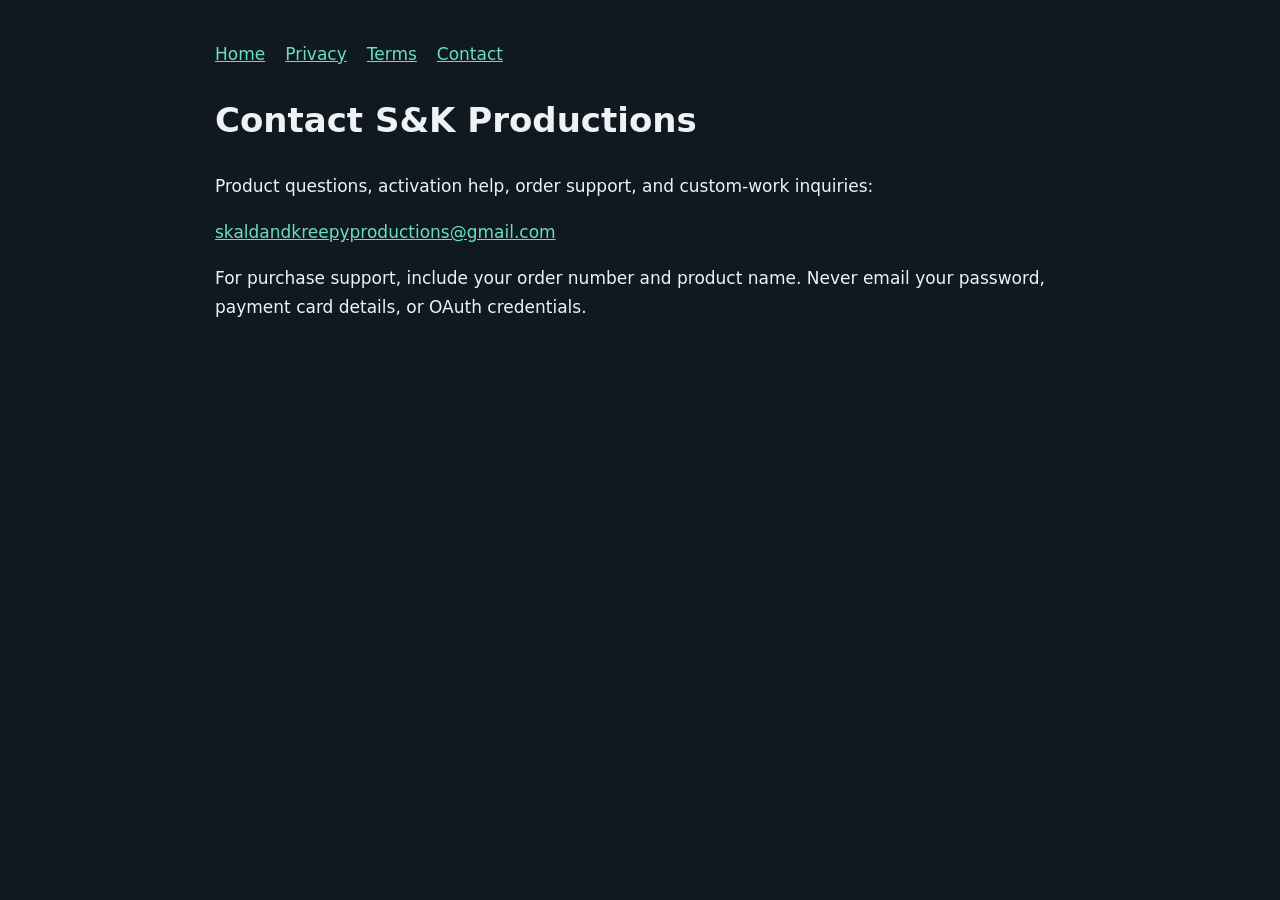
<file: sk/contact.html>
<!doctype html><html lang="en"><meta charset="utf-8"><meta name="viewport" content="width=device-width"><title>Contact S&K Productions | S&K Productions</title><style>body{background:#101820;color:#eef2f5;font:17px/1.7 system-ui;max-width:850px;margin:40px auto;padding:0 24px}a{color:#69dfc0}nav{display:flex;gap:20px;flex-wrap:wrap}</style><nav><a href="index.html">Home</a><a href="privacy.html">Privacy</a><a href="terms.html">Terms</a><a href="contact.html">Contact</a></nav><main><h1>Contact S&K Productions</h1><p>Product questions, activation help, order support, and custom-work inquiries:</p><p><a href="mailto:skaldandkreepyproductions@gmail.com">skaldandkreepyproductions@gmail.com</a></p><p>For purchase support, include your order number and product name. Never email your password, payment card details, or OAuth credentials.</p></main></html>
</file>
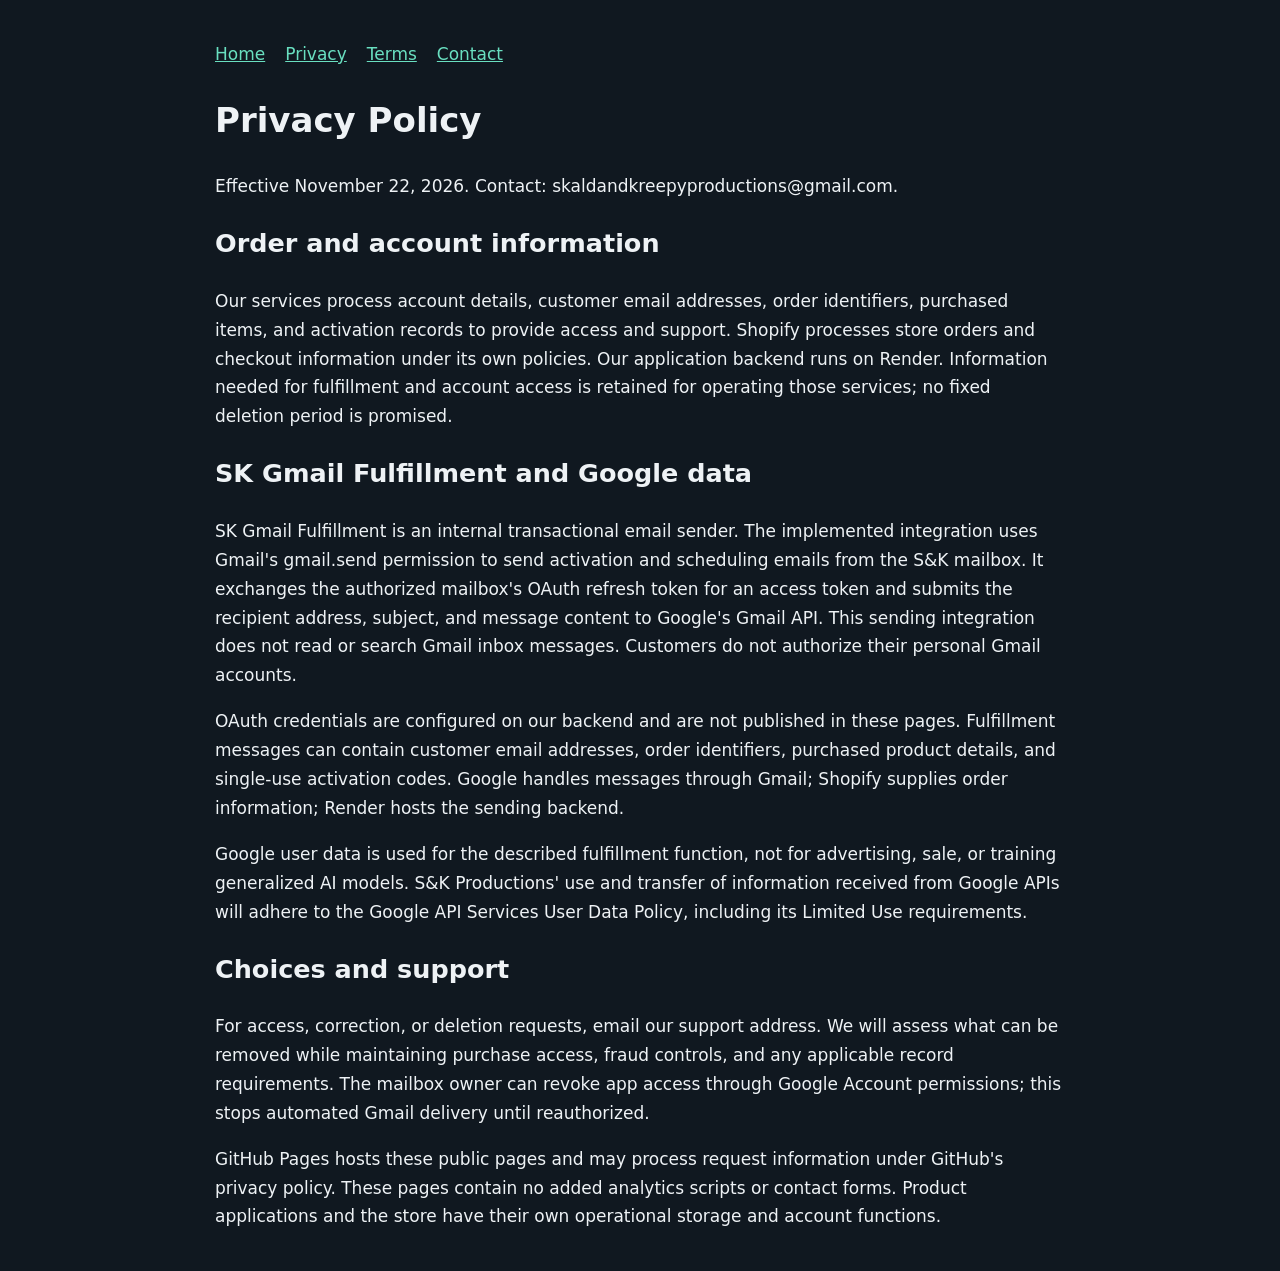
<file: sk/privacy.html>
<!doctype html><html lang="en"><meta charset="utf-8"><meta name="viewport" content="width=device-width"><title>Privacy Policy | S&K Productions</title><style>body{background:#101820;color:#eef2f5;font:17px/1.7 system-ui;max-width:850px;margin:40px auto;padding:0 24px}a{color:#69dfc0}nav{display:flex;gap:20px;flex-wrap:wrap}</style><nav><a href="index.html">Home</a><a href="privacy.html">Privacy</a><a href="terms.html">Terms</a><a href="contact.html">Contact</a></nav><main><h1>Privacy Policy</h1><p>Effective November 22, 2026. Contact: skaldandkreepyproductions@gmail.com.</p><h2>Order and account information</h2><p>Our services process account details, customer email addresses, order identifiers, purchased items, and activation records to provide access and support. Shopify processes store orders and checkout information under its own policies. Our application backend runs on Render. Information needed for fulfillment and account access is retained for operating those services; no fixed deletion period is promised.</p><h2>SK Gmail Fulfillment and Google data</h2><p>SK Gmail Fulfillment is an internal transactional email sender. The implemented integration uses Gmail's gmail.send permission to send activation and scheduling emails from the S&K mailbox. It exchanges the authorized mailbox's OAuth refresh token for an access token and submits the recipient address, subject, and message content to Google's Gmail API. This sending integration does not read or search Gmail inbox messages. Customers do not authorize their personal Gmail accounts.</p><p>OAuth credentials are configured on our backend and are not published in these pages. Fulfillment messages can contain customer email addresses, order identifiers, purchased product details, and single-use activation codes. Google handles messages through Gmail; Shopify supplies order information; Render hosts the sending backend.</p><p>Google user data is used for the described fulfillment function, not for advertising, sale, or training generalized AI models. S&K Productions' use and transfer of information received from Google APIs will adhere to the Google API Services User Data Policy, including its Limited Use requirements.</p><h2>Choices and support</h2><p>For access, correction, or deletion requests, email our support address. We will assess what can be removed while maintaining purchase access, fraud controls, and any applicable record requirements. The mailbox owner can revoke app access through Google Account permissions; this stops automated Gmail delivery until reauthorized.</p><p>GitHub Pages hosts these public pages and may process request information under GitHub's privacy policy. These pages contain no added analytics scripts or contact forms. Product applications and the store have their own operational storage and account functions.</p></main></html>
</file>
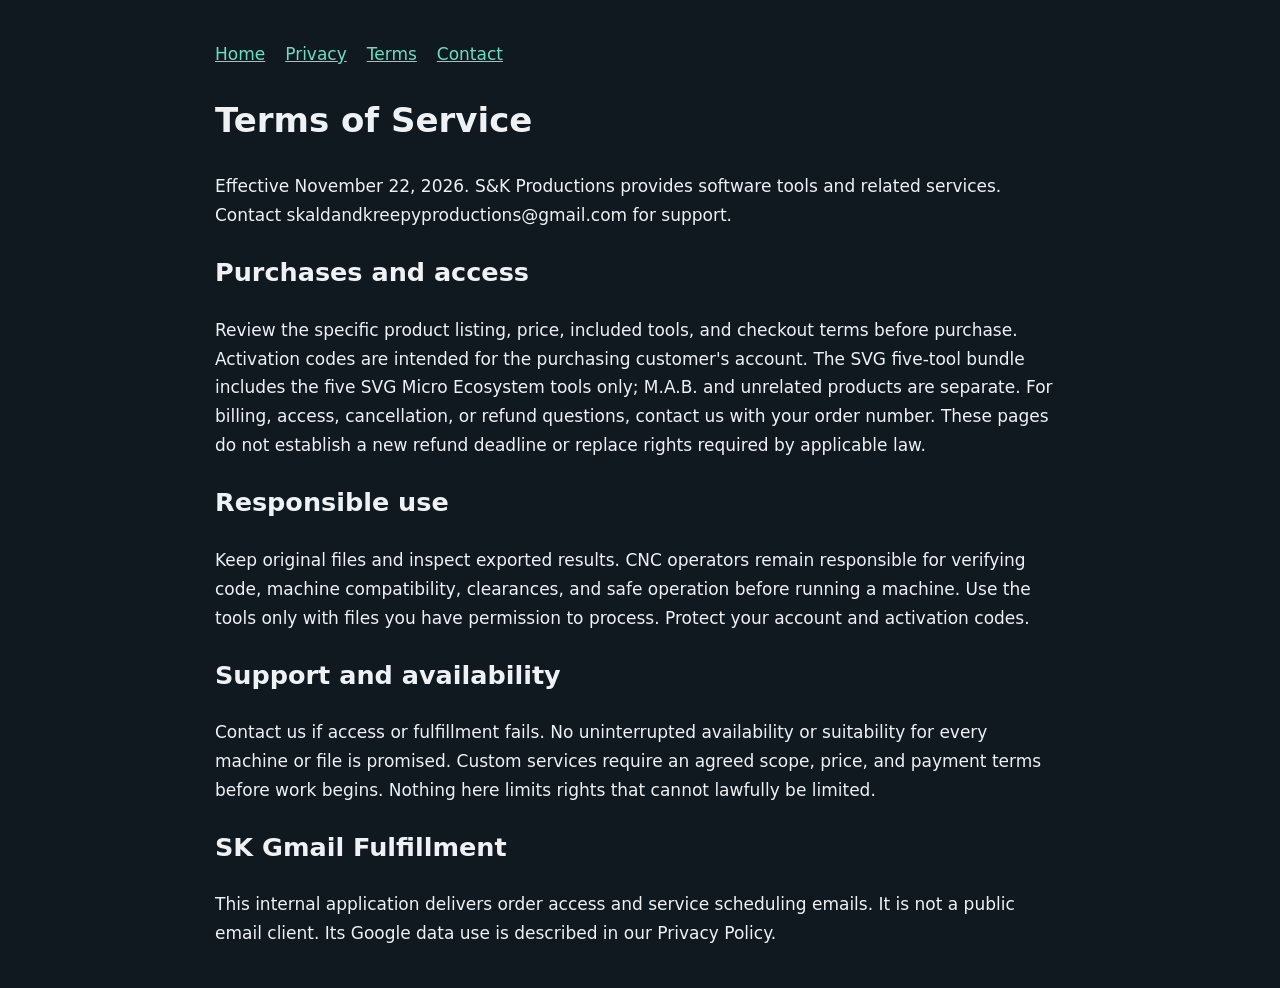
<file: sk/terms.html>
<!doctype html><html lang="en"><meta charset="utf-8"><meta name="viewport" content="width=device-width"><title>Terms of Service | S&K Productions</title><style>body{background:#101820;color:#eef2f5;font:17px/1.7 system-ui;max-width:850px;margin:40px auto;padding:0 24px}a{color:#69dfc0}nav{display:flex;gap:20px;flex-wrap:wrap}</style><nav><a href="index.html">Home</a><a href="privacy.html">Privacy</a><a href="terms.html">Terms</a><a href="contact.html">Contact</a></nav><main><h1>Terms of Service</h1><p>Effective November 22, 2026. S&K Productions provides software tools and related services. Contact skaldandkreepyproductions@gmail.com for support.</p><h2>Purchases and access</h2><p>Review the specific product listing, price, included tools, and checkout terms before purchase. Activation codes are intended for the purchasing customer's account. The SVG five-tool bundle includes the five SVG Micro Ecosystem tools only; M.A.B. and unrelated products are separate. For billing, access, cancellation, or refund questions, contact us with your order number. These pages do not establish a new refund deadline or replace rights required by applicable law.</p><h2>Responsible use</h2><p>Keep original files and inspect exported results. CNC operators remain responsible for verifying code, machine compatibility, clearances, and safe operation before running a machine. Use the tools only with files you have permission to process. Protect your account and activation codes.</p><h2>Support and availability</h2><p>Contact us if access or fulfillment fails. No uninterrupted availability or suitability for every machine or file is promised. Custom services require an agreed scope, price, and payment terms before work begins. Nothing here limits rights that cannot lawfully be limited.</p><h2>SK Gmail Fulfillment</h2><p>This internal application delivers order access and service scheduling emails. It is not a public email client. Its Google data use is described in our Privacy Policy.</p></main></html>
</file>
<file: styles.css>
* {
    box-sizing: border-box;
}

body {
    margin: 0;
    font-family: Arial, sans-serif;
    background-color: #f4f6f8;
    color: #1f2933;
}

main {
    width: min(720px, calc(100% - 32px));
    margin: 64px auto;
    padding: 32px;
    background-color: white;
    border-radius: 12px;
    box-shadow: 0 12px 30px rgba(0, 0, 0, 0.1);
}

h1 {
    margin-top: 0;
    margin-bottom: 12px;
}

main>p {
    margin-top: 0;
    margin-bottom: 28px;
    line-height: 1.5;
    color: #52606d;
}

section {
    margin-top: 24px;
}

label {
    display: block;
    margin-bottom: 10px;
    font-weight: 700;
}

input[type="file"] {
    width: 100%;
    padding: 14px;
    border: 2px dashed #9aa5b1;
    border-radius: 10px;
    background-color: #f8fafc;
    cursor: pointer;
}

button {
    margin-top: 16px;
    margin-right: 10px;
    padding: 12px 18px;
    border: 0;
    border-radius: 8px;
    font-size: 1rem;
    font-weight: 700;
    cursor: pointer;
}

button:disabled {
    cursor: not-allowed;
    opacity: 0.45;
}

#fix-button {
    background-color: #2563eb;
    color: white;
}

#download-button {
    background-color: #15803d;
    color: white;
}

button:not(:disabled):hover {
    transform: translateY(-1px);
}

#repair-summary {
    display: grid;
    grid-template-columns: repeat(2, 1fr);
    gap: 12px;
    margin: 20px 0 4px;
}

#repair-summary div {
    padding: 14px;
    background-color: #f1f5f9;
    border-radius: 8px;
}

#repair-summary dt {
    color: #52606d;
    font-size: 0.9rem;
}

#repair-summary dd {
    margin: 6px 0 0;
    font-size: 1.5rem;
    font-weight: 700;
}

@media (max-width: 520px) {
    main {
        margin: 24px auto;
        padding: 22px;
    }

    #repair-summary {
        grid-template-columns: 1fr;
    }

    button {
        width: 100%;
        margin-right: 0;
    }
}

#open-paths-card {
    background-color: #e2e8f0;
    box-shadow: 0 4px 0 #94a3b8;
    cursor: pointer;
    transition:
        transform 0.1s ease,
        box-shadow 0.1s ease;
}

#open-paths-card:hover {
    background-color: #cbd5e1;
}

#open-paths-card:active {
    transform: translateY(3px);
    box-shadow: 0 1px 0 #94a3b8;
}

#open-paths-card:focus-visible {
    outline: 3px solid #2563eb;
    outline-offset: 3px;
}

#svg-preview {
    width: 100%;
    height: 420px;
    margin: 18px 0;
    overflow: hidden;
    border: 2px solid #cbd5e1;
    border-radius: 10px;
    background-color: white;
    touch-action: none;
    user-select: none;
}

#svg-preview .preview-svg {
    display: block;
    width: 100%;
    height: 100%;
}

#svg-preview .preview-svg :is(path,
    line,
    polyline,
    polygon,
    circle,
    ellipse,
    rect) {
    vector-effect: non-scaling-stroke !important;
    stroke-width: 1.5px !important;
}

#svg-preview .review-selected {
    stroke: #f59e0b !important;
    stroke-width: 3px !important;
}

#svg-preview .gap-bridge {
    stroke: #f59e0b !important;
    stroke-width: 2.5px !important;
    stroke-dasharray: 7 5;
    vector-effect: non-scaling-stroke;
    pointer-events: none;
}

.preview-controls {
    display: grid;
    grid-template-columns: 56px minmax(120px, 1fr) 56px;
    gap: 10px;
    max-width: 320px;
    margin: -6px auto 20px;
}

.preview-control-button,
.preview-fit-button {
    min-height: 52px;
    border: 2px solid #94a3b8;
    border-radius: 10px;
    background: #f8fafc;
    color: #0f172a;
    font-weight: 800;
}

.preview-control-button {
    padding: 0;
    font-size: 2rem;
    line-height: 1;
}

.preview-fit-button {
    font-size: 1rem;
}

.preview-control-button:active,
.preview-fit-button:active {
    transform: translateY(2px);
    background: #e2e8f0;
}
</file>
<file: design-system/pathseal.css>
@import url("./base.css");

/* ========================================
   PATHSEAL TOOL IDENTITY
   ======================================== */

:root {
    --tool-accent: #ff7a00;
    --tool-accent-bright: #ff9b38;
    --tool-accent-dark: #b84e00;
    --tool-accent-soft: rgba(255, 122, 0, 0.14);
}

/* Proposed and selected closures */

#svg-preview .review-selected {
    stroke: var(--tool-accent) !important;
    stroke-width: 3px !important;
    filter: drop-shadow(0 0 3px rgba(255, 122, 0, 0.75));
}

#svg-preview .gap-bridge {
    stroke: var(--tool-accent) !important;
    stroke-width: 2.5px !important;
    stroke-dasharray: 7 5;
    vector-effect: non-scaling-stroke;
    pointer-events: none;
}

/* PathSeal repair action */

.pathseal-repair-button {
    color: var(--text-on-accent);
    background:
        linear-gradient(135deg,
            var(--tool-accent-bright),
            var(--tool-accent));
}

/* PathSeal badge treatment */

.pathseal-badge {
    filter:
        drop-shadow(0 12px 20px rgba(0, 0, 0, 0.45)) drop-shadow(0 0 12px var(--tool-accent-soft));
}

/* Bridge the original MVP dashboard into the shared chassis */

#repair-summary>div {
    padding: var(--space-4);
    color: var(--text-primary);
    background: var(--surface-raised);
    border: 1px solid var(--border-subtle);
    border-radius: var(--radius-md);
}

#repair-summary>div>div {
    padding: var(--space-4) 0 0;
    background: transparent;
    border: 0;
}

#repair-summary dt {
    color: var(--text-muted);
}

#repair-summary dd {
    color: var(--text-primary);
}

#open-paths-card {
    background:
        linear-gradient(145deg,
            var(--tool-accent-soft),
            var(--surface-raised)) !important;
    border-color: var(--tool-accent) !important;
    box-shadow: var(--shadow-accent);
}

.pathseal-hero-title {
    max-width: 900px;
    font-size: clamp(2rem, 4vw, 3.75rem);
    line-height: 1.05;
}

/* PathSeal landing and sales section */

.pathseal-sales {
    padding: var(--space-8) var(--space-5);
    background:
        linear-gradient(180deg,
            var(--surface-page) 0%,
            var(--surface-raised) 100%);
    border-top: 1px solid var(--border-subtle);
}

.pathseal-sales .eco-reading-width {
    max-width: 1100px;
}

.pathseal-sales .eco-title {
    max-width: 820px;
    font-size: clamp(2.35rem, 5vw, 4.5rem);
    line-height: 1.02;
}

.pathseal-benefits {
    grid-template-columns: repeat(3, minmax(0, 1fr));
    margin-top: var(--space-7);
}

.pathseal-benefits .eco-card {
    height: 100%;
}

.pathseal-benefits .eco-heading {
    margin-top: 0;
    color: var(--text-primary);
}

.pathseal-offer {
    display: flex;
    gap: var(--space-6);
    align-items: center;
    justify-content: space-between;
    margin-top: var(--space-8);
    padding: var(--space-7);
}

.pathseal-offer .eco-button {
    flex: 0 0 auto;
    margin: 0;
    text-decoration: none;
}

.eco-footer .eco-shell {
    display: flex;
    gap: var(--space-4);
    justify-content: space-between;
    padding: var(--space-5);
}

.eco-footer p {
    margin: 0;
}

@media (max-width: 720px) {

    .pathseal-offer,
    .eco-footer .eco-shell {
        align-items: stretch;
        flex-direction: column;
    }

    .pathseal-benefits {
        grid-template-columns: 1fr;
    }

    .pathseal-offer .eco-button {
        width: 100%;
        text-align: center;
    }
}

.pathseal-price {
    display: flex;
    gap: var(--space-2);
    align-items: baseline;
    margin: var(--space-4) 0;
}

.pathseal-price__amount {
    color: var(--text-primary);
    font-size: clamp(2.25rem, 5vw, 3.75rem);
    font-weight: 850;
    line-height: 1;
}

.pathseal-price__period {
    color: var(--text-muted);
    font-size: var(--text-lg);
    font-weight: 650;
}
</file>
<file: design-system/ecosystem.css>
.ecosystem-shell {
    max-width: 1180px;
}

.eco-compact-account { display: flex; flex-wrap: wrap; gap: var(--space-3); align-items: center; color: var(--text-secondary); font-size: var(--text-sm); }
.eco-compact-account .eco-button { min-height: 40px; padding: var(--space-2) var(--space-3); }
.ecosystem-state { display: inline-flex; width: fit-content; margin: var(--space-3) 0; padding: var(--space-1) var(--space-3); color: var(--text-primary); font-size: var(--text-sm); font-weight: 800; background: var(--surface-control); border: 1px solid var(--border-standard); border-radius: var(--radius-round); }
.ecosystem-card--planned { opacity: 0.78; }

.ecosystem-tool-grid .eco-card {
    display: flex;
    min-width: 0;
    flex-direction: column;
}

.ecosystem-tool-grid .eco-heading,
.ecosystem-tool-grid .eco-muted,
.ecosystem-tool-choice {
    overflow-wrap: anywhere;
}

.ecosystem-tool-grid .eco-heading {
    font-size: clamp(1.75rem, 3vw, 2.5rem);
}

.ecosystem-tool-grid .eco-button {
    display: flex;
    width: 100%;
    align-items: center;
    justify-content: center;
    margin-top: auto;
    text-align: center;
    white-space: normal;
}

.ecosystem-tool-price {
    margin: var(--space-4) 0;
    color: var(--text-primary);
    font-size: 1.4rem;
    font-weight: 800;
}

.ecosystem-tool-price span {
    color: var(--text-secondary);
    font-size: 0.9rem;
    font-weight: 500;
}

.ecosystem-tool-choice {
    display: flex;
    gap: var(--space-2);
    align-items: flex-start;
    margin: var(--space-4) 0;
    color: var(--text-primary);
    font-weight: 700;
}

.ecosystem-tool-choice input {
    flex: 0 0 auto;
    width: 20px;
    height: 20px;
}

.ecosystem-tool-choice--disabled {
    color: var(--text-muted);
}

.ecosystem-quote {
    margin-bottom: var(--space-7);
}

.ecosystem-quote-grid {
    display: grid;
    grid-template-columns: repeat(4, minmax(0, 1fr));
    gap: var(--space-3);
    margin: var(--space-5) 0;
}

.ecosystem-quote-grid div {
    padding: var(--space-4);
    background: var(--surface-raised);
    border: 1px solid var(--border-subtle);
    border-radius: var(--radius-md);
}

.ecosystem-quote-grid dt {
    color: var(--text-secondary);
    font-size: 0.85rem;
}

.ecosystem-quote-grid dd {
    margin: var(--space-2) 0 0;
    color: var(--text-primary);
    font-size: 1.25rem;
    font-weight: 800;
}

.ecosystem-line-items {
    margin: 0 0 var(--space-4);
    color: var(--text-secondary);
}

@media (max-width: 820px) {
    .ecosystem-quote-grid {
        grid-template-columns: repeat(2, minmax(0, 1fr));
    }
}

@media (max-width: 560px) {
    .ecosystem-quote-grid {
        grid-template-columns: 1fr;
    }
}
</file>
